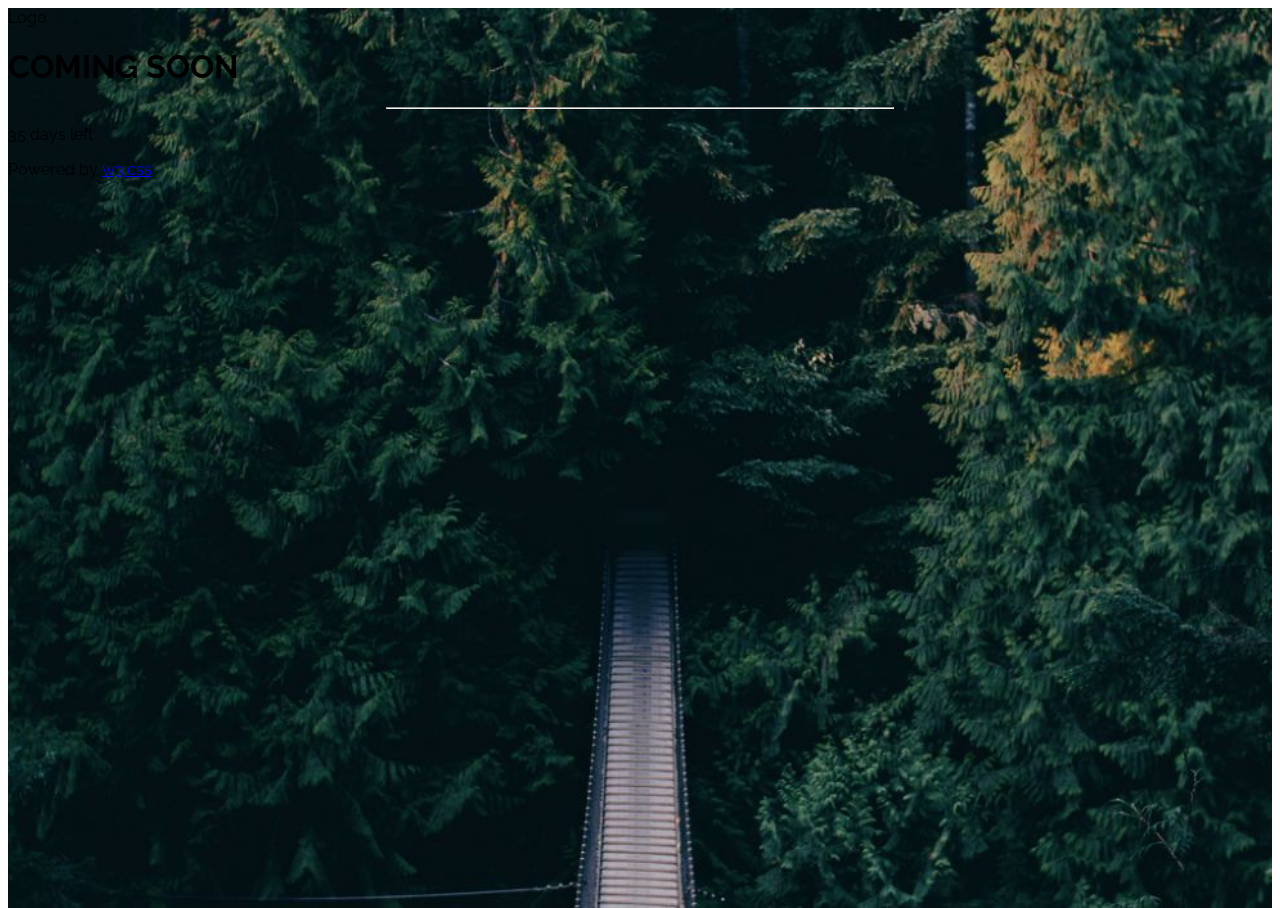
<file: ejerciciosconplantillas/index.html>
<!DOCTYPE html>
<html>
<head>
<title>W3.CSS Template</title>
<meta charset="UTF-8">
<meta name="viewport" content="width=device-width, initial-scale=1">
<link rel="stylesheet" href="https://www.w3schools.com/w3css/5/w3.css">
<link rel="stylesheet" href="https://fonts.googleapis.com/css?family=Raleway">
<style>
body,h1 {font-family: "Raleway", sans-serif}
body, html {height: 100%}
.bgimg {
  background-image: url('imagenes/forestbridge.jpg');
  min-height: 100%;
  background-position: center;
  background-size: cover;
}
</style>
</head>
<body>

<div class="bgimg w3-display-container w3-animate-opacity w3-text-white">
  <div class="w3-display-topleft w3-padding-large w3-xlarge">
    Logo
  </div>
  <div class="w3-display-middle">
    <h1 class="w3-jumbo w3-animate-top">COMING SOON</h1>
    <hr class="w3-border-grey" style="margin:auto;width:40%">
    <p class="w3-large w3-center">35 days left</p>
  </div>
  <div class="w3-display-bottomleft w3-padding-large">
    Powered by <a href="https://mireialoboecar-code.github.io/mireialoboecar-code/ejerciciosconplantillas/secundaria04.html" target="_blank">w3.css</a>
  </div>
</div>

</body>
</html>
</file>
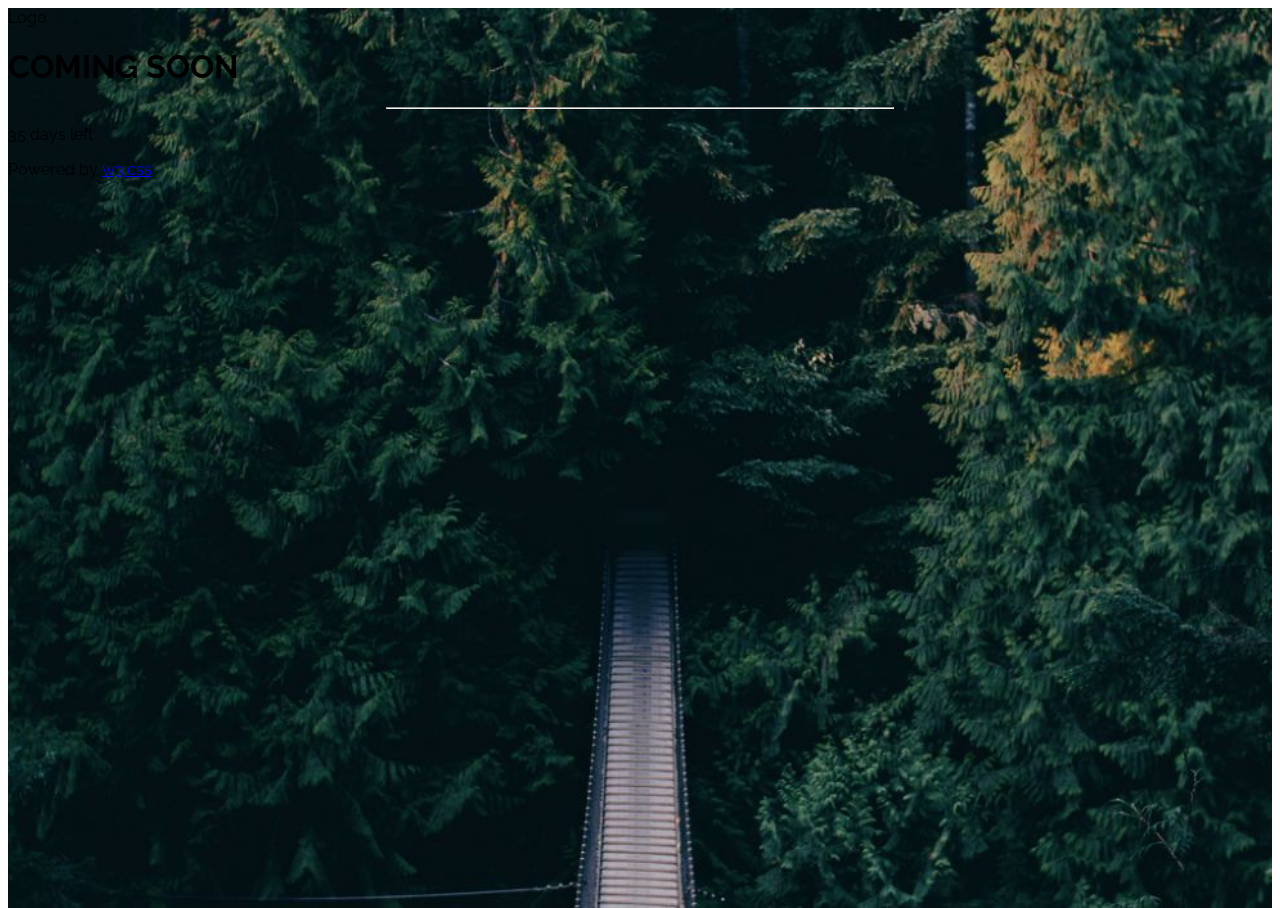
<file: ejerciciosconplantillas/index01.html>
<!DOCTYPE html>
<html>
<head>
<title>W3.CSS Template</title>
<meta charset="UTF-8">
<meta name="viewport" content="width=device-width, initial-scale=1">
<link rel="stylesheet" href="https://www.w3schools.com/w3css/5/w3.css">
<link rel="stylesheet" href="https://fonts.googleapis.com/css?family=Raleway">
<style>
body,h1 {font-family: "Raleway", sans-serif}
body, html {height: 100%}
.bgimg {
  background-image: url('imagenes/forestbridge.jpg');
  min-height: 100%;
  background-position: center;
  background-size: cover;
}
</style>
</head>
<body>

<div class="bgimg w3-display-container w3-animate-opacity w3-text-white">
  <div class="w3-display-topleft w3-padding-large w3-xlarge">
    Logo
  </div>
  <div class="w3-display-middle">
    <h1 class="w3-jumbo w3-animate-top">COMING SOON</h1>
    <hr class="w3-border-grey" style="margin:auto;width:40%">
    <p class="w3-large w3-center">35 days left</p>
  </div>
  <div class="w3-display-bottomleft w3-padding-large">
    Powered by <a href="https://www.w3schools.com/w3css/default.asp" target="_blank">w3.css</a>
  </div>
</div>

</body>
</html>
</file>
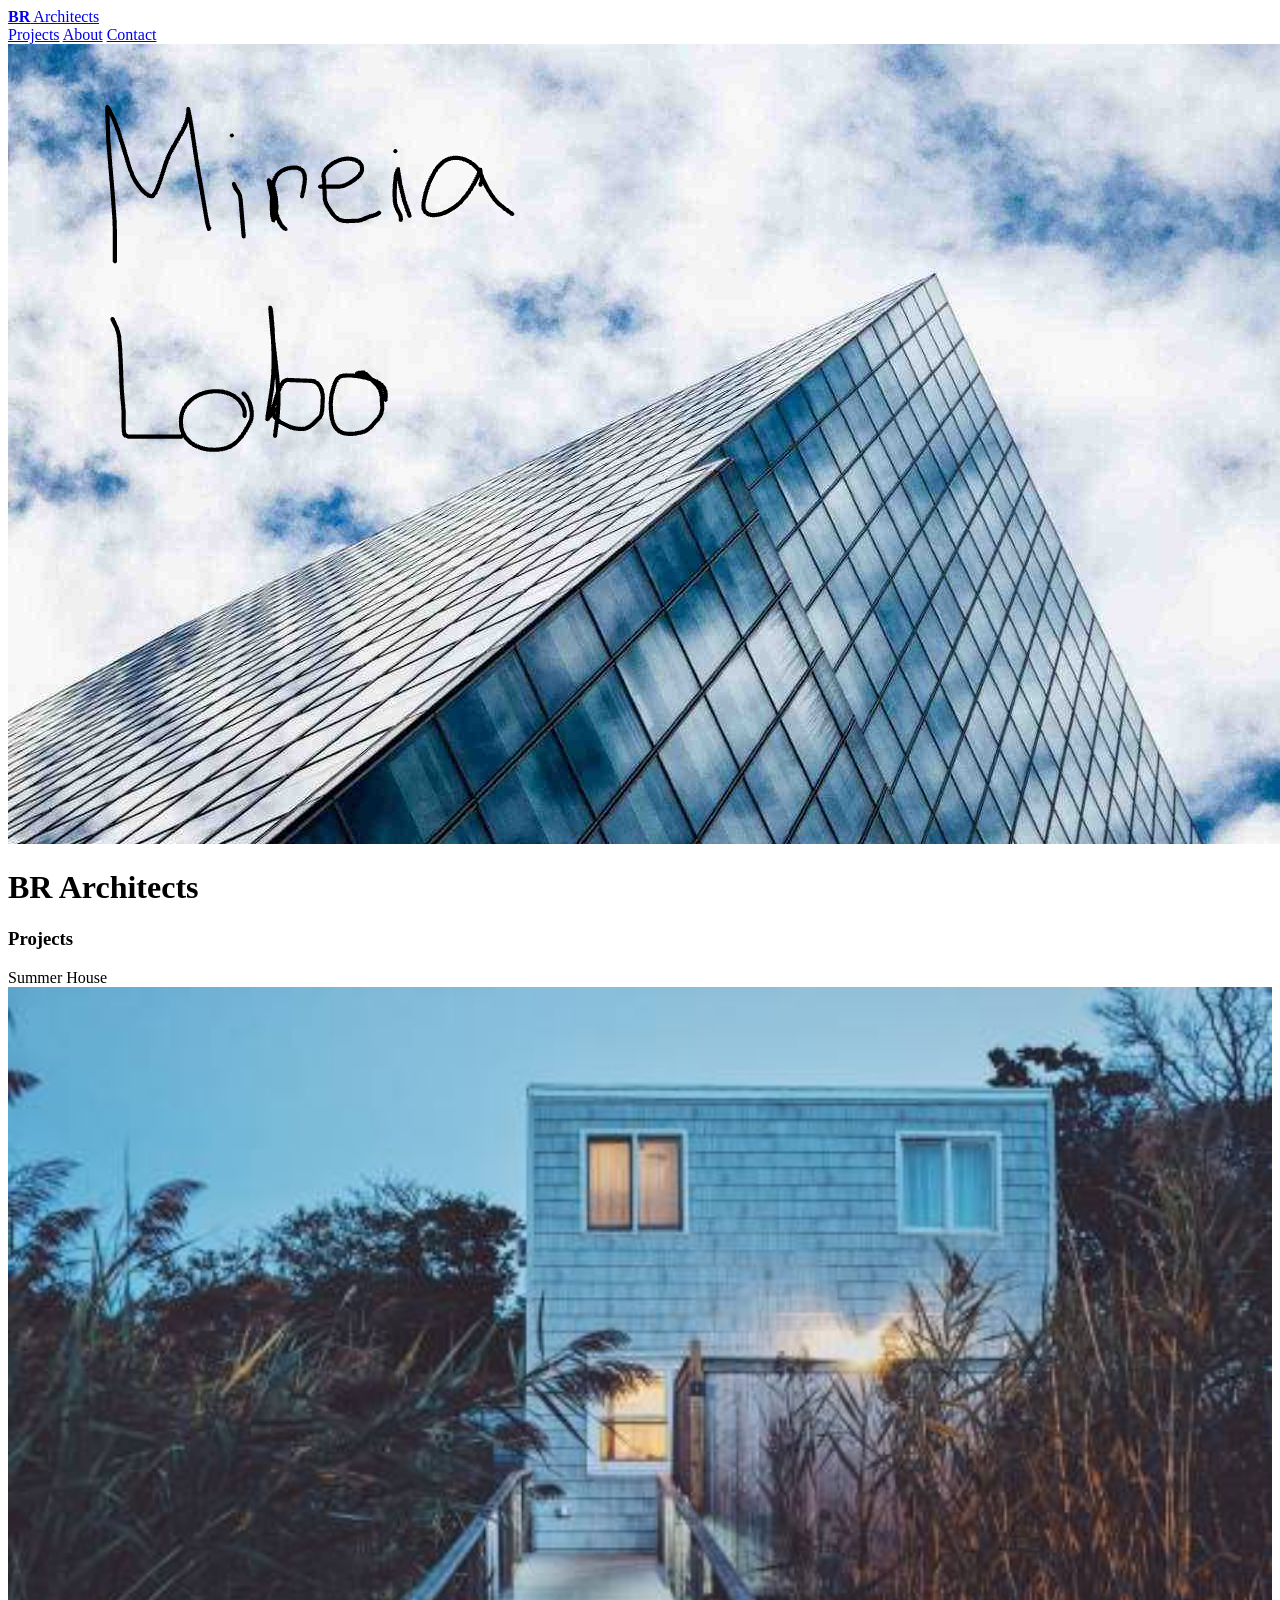
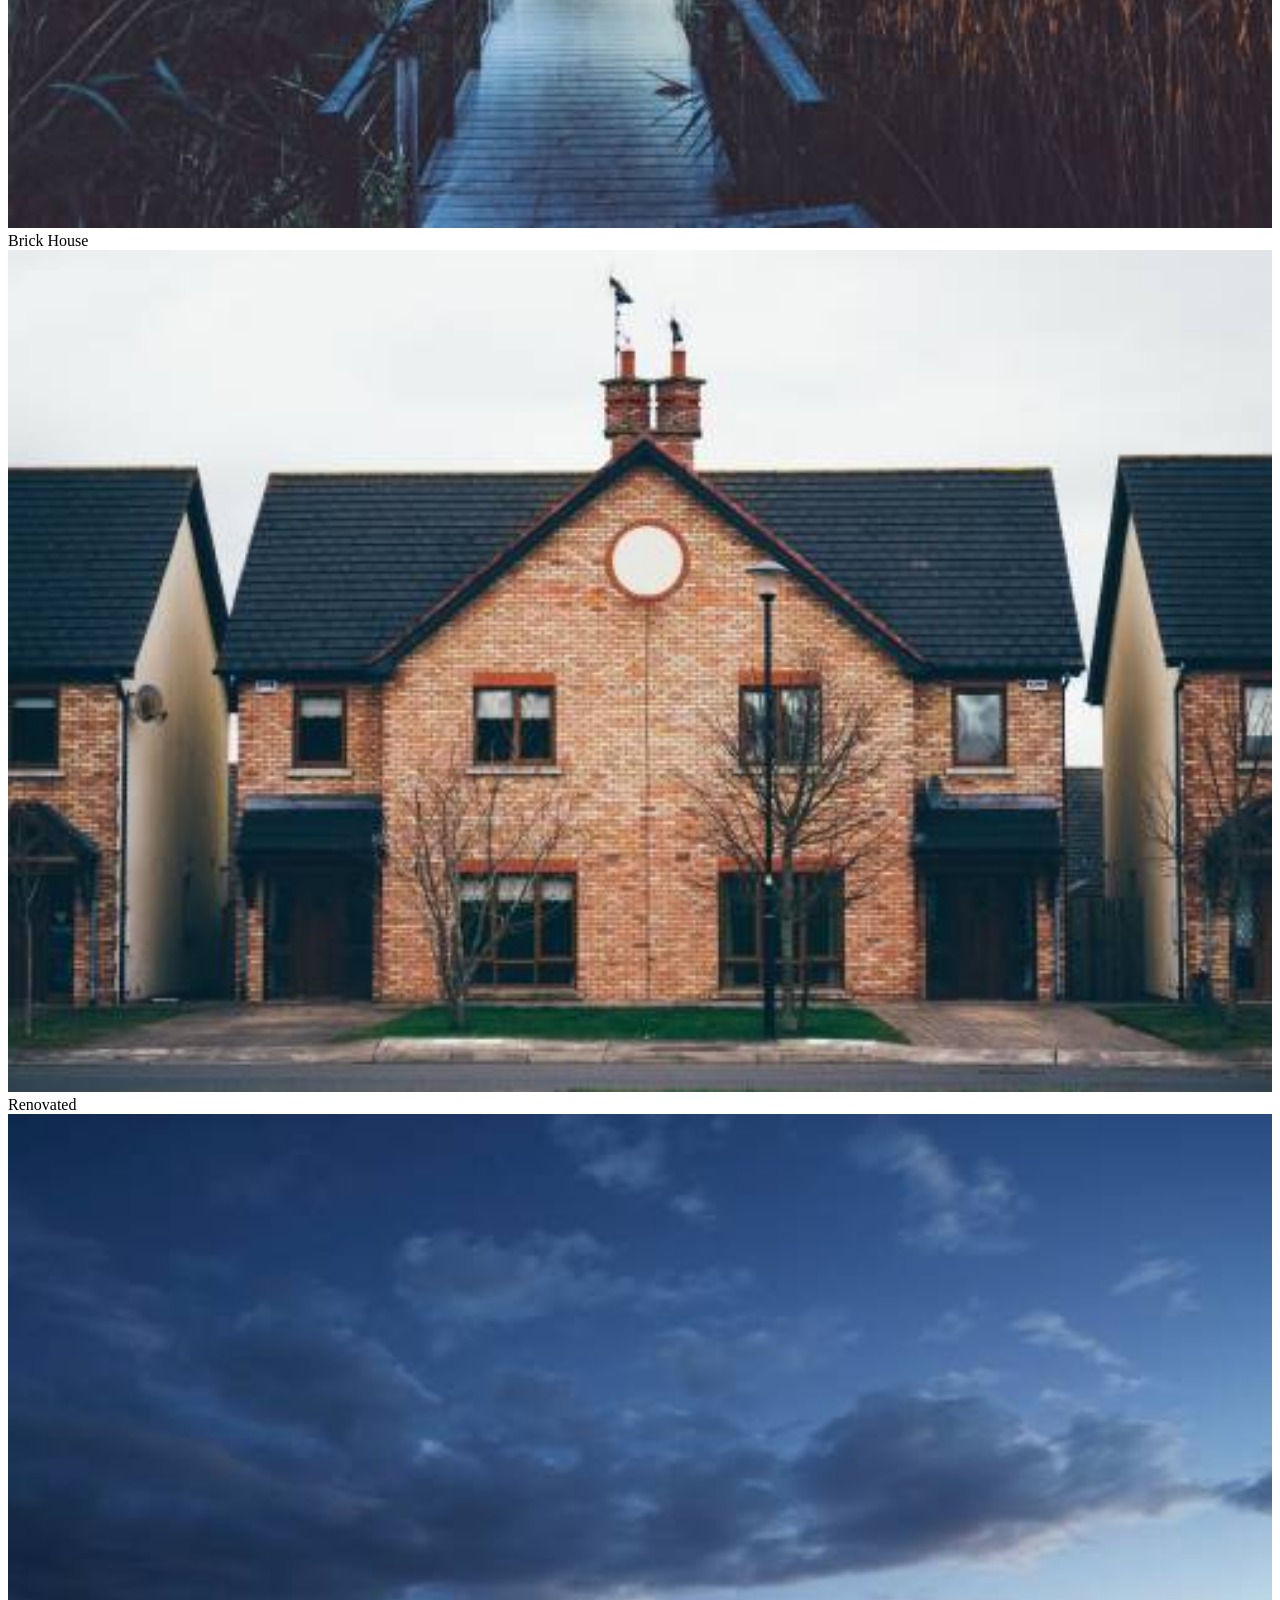
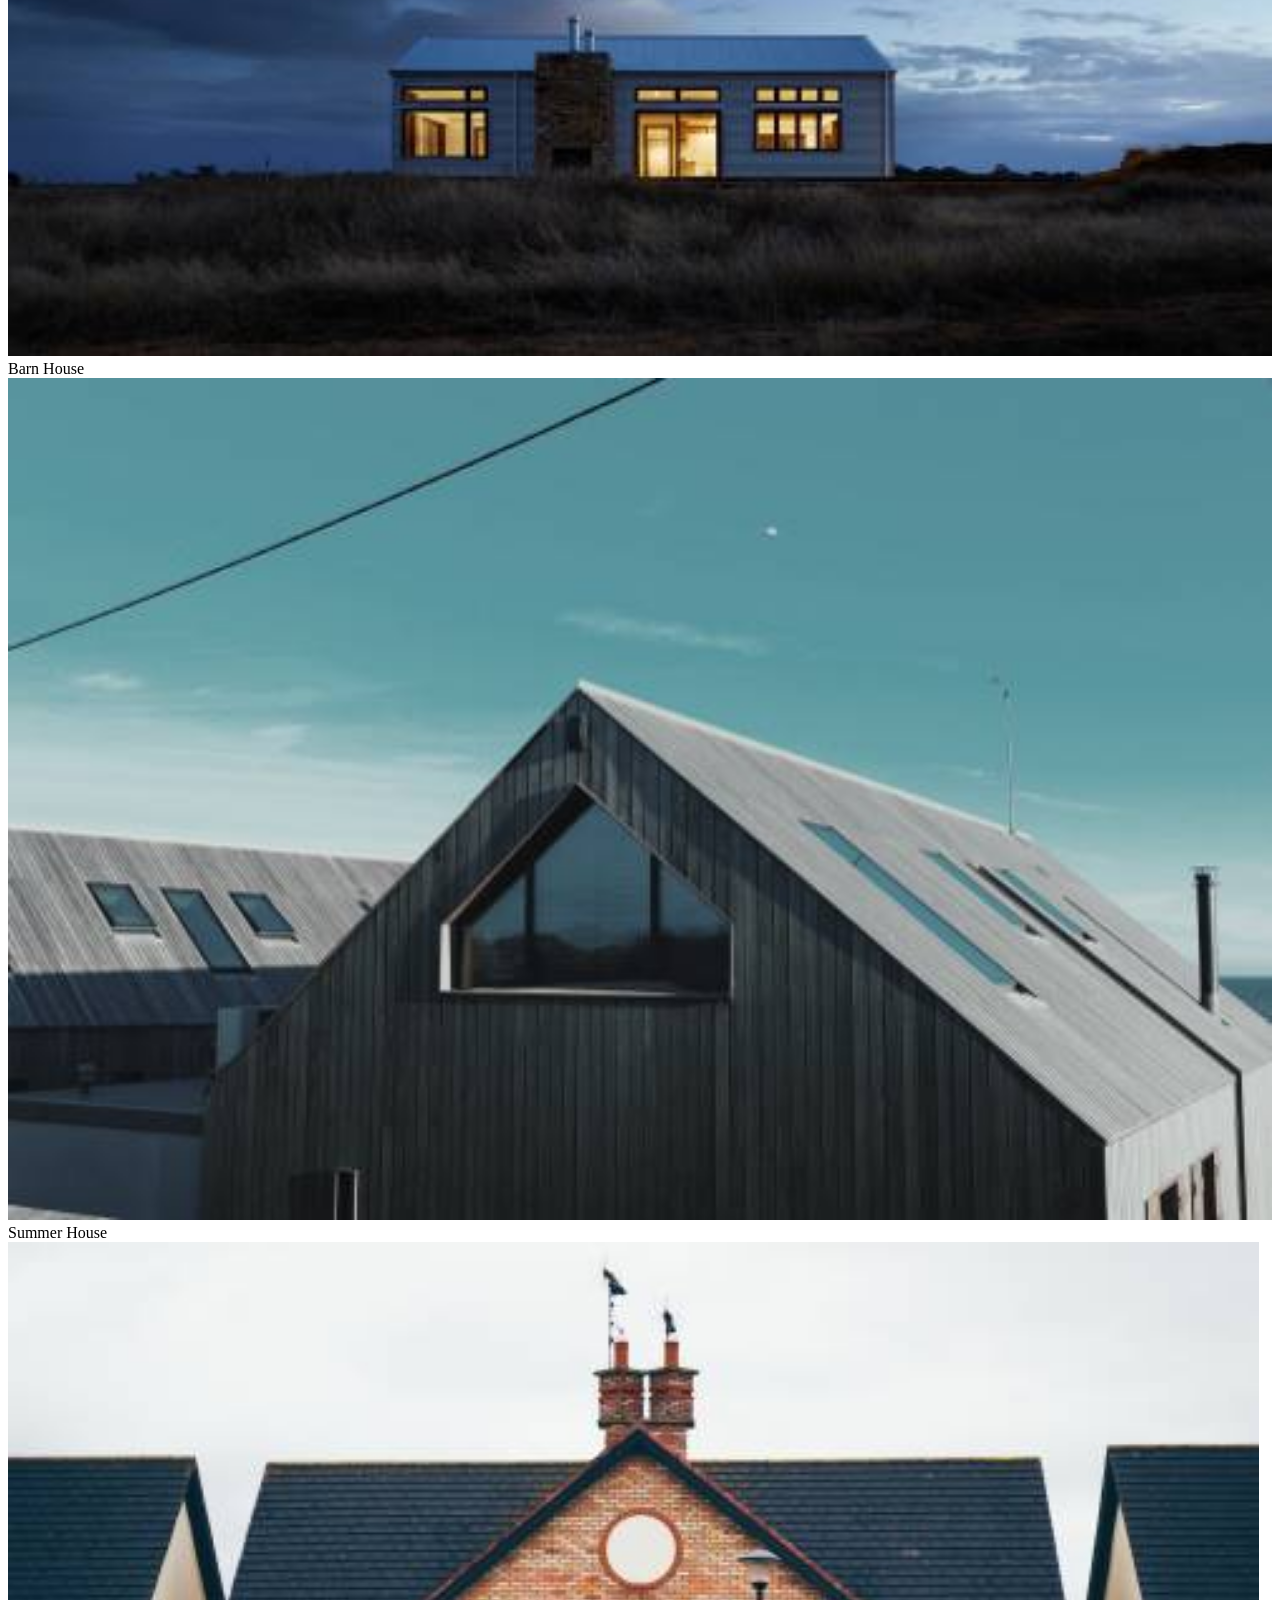
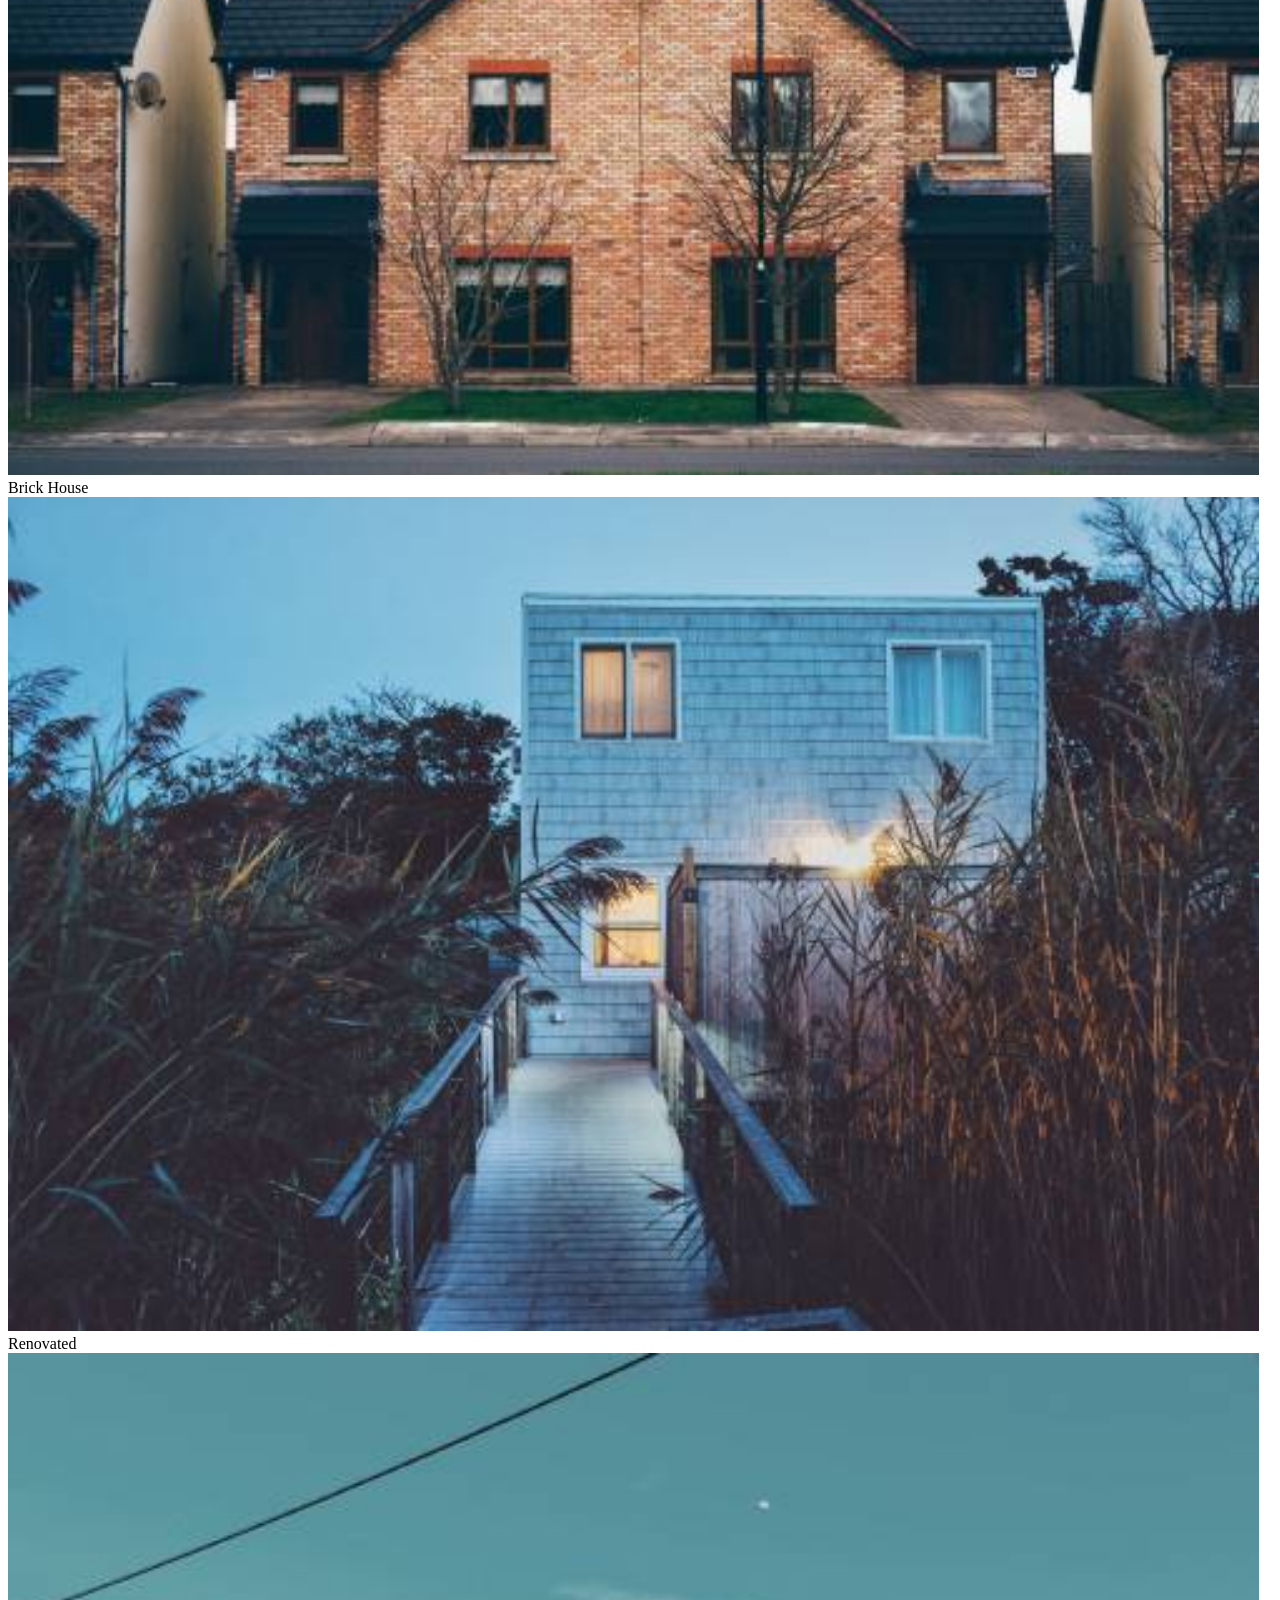
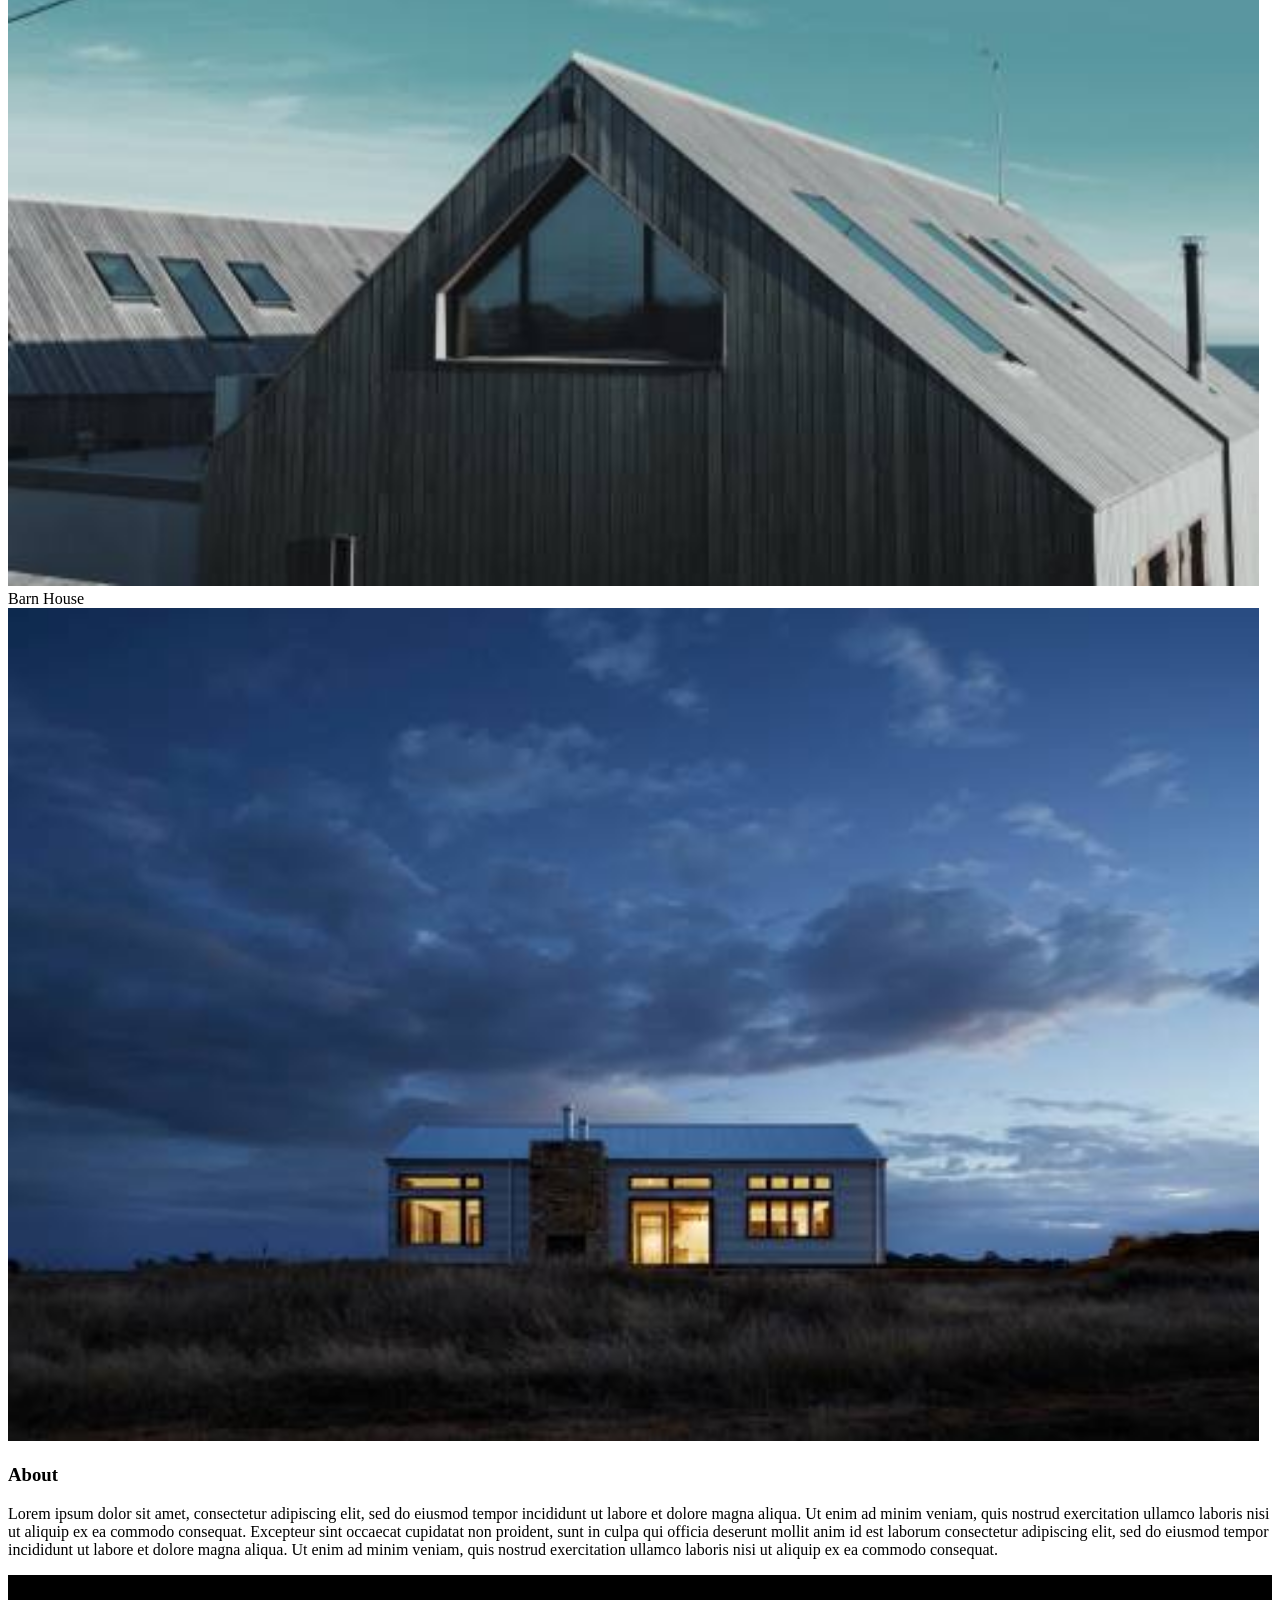
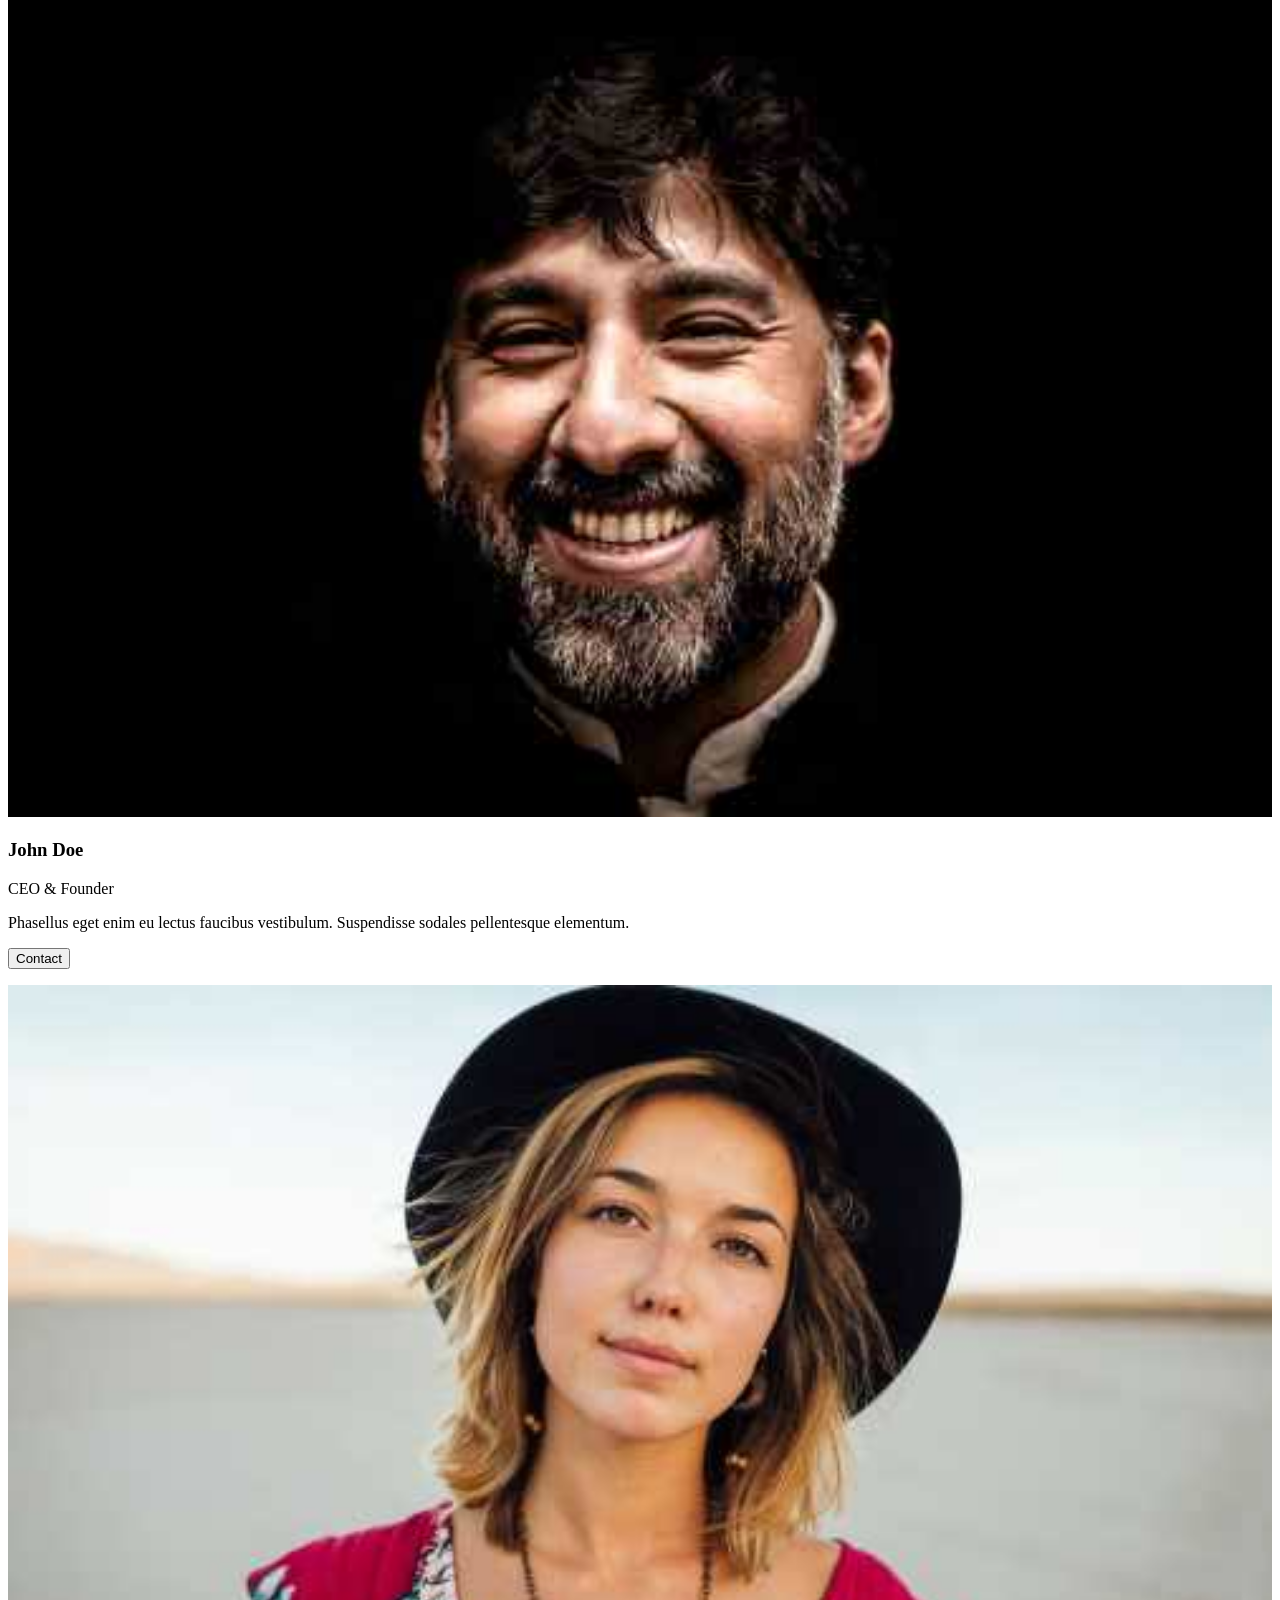
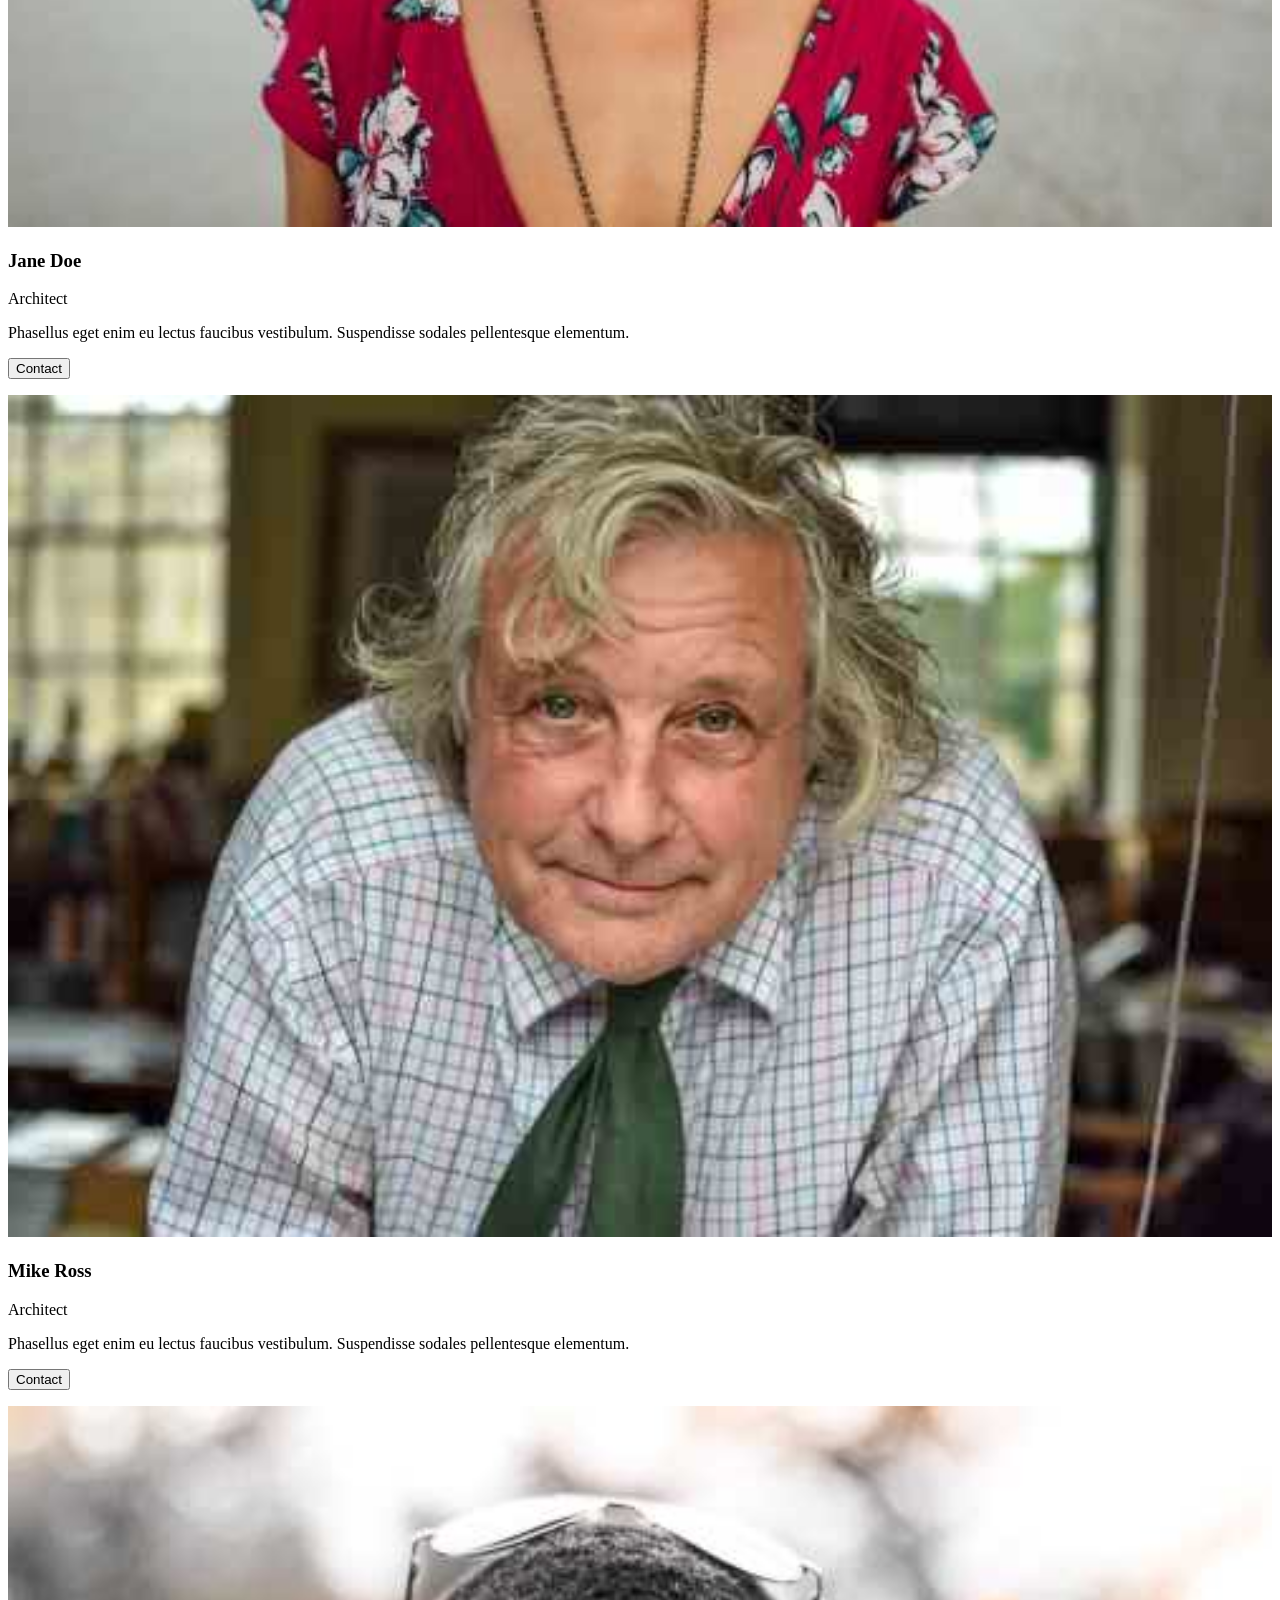
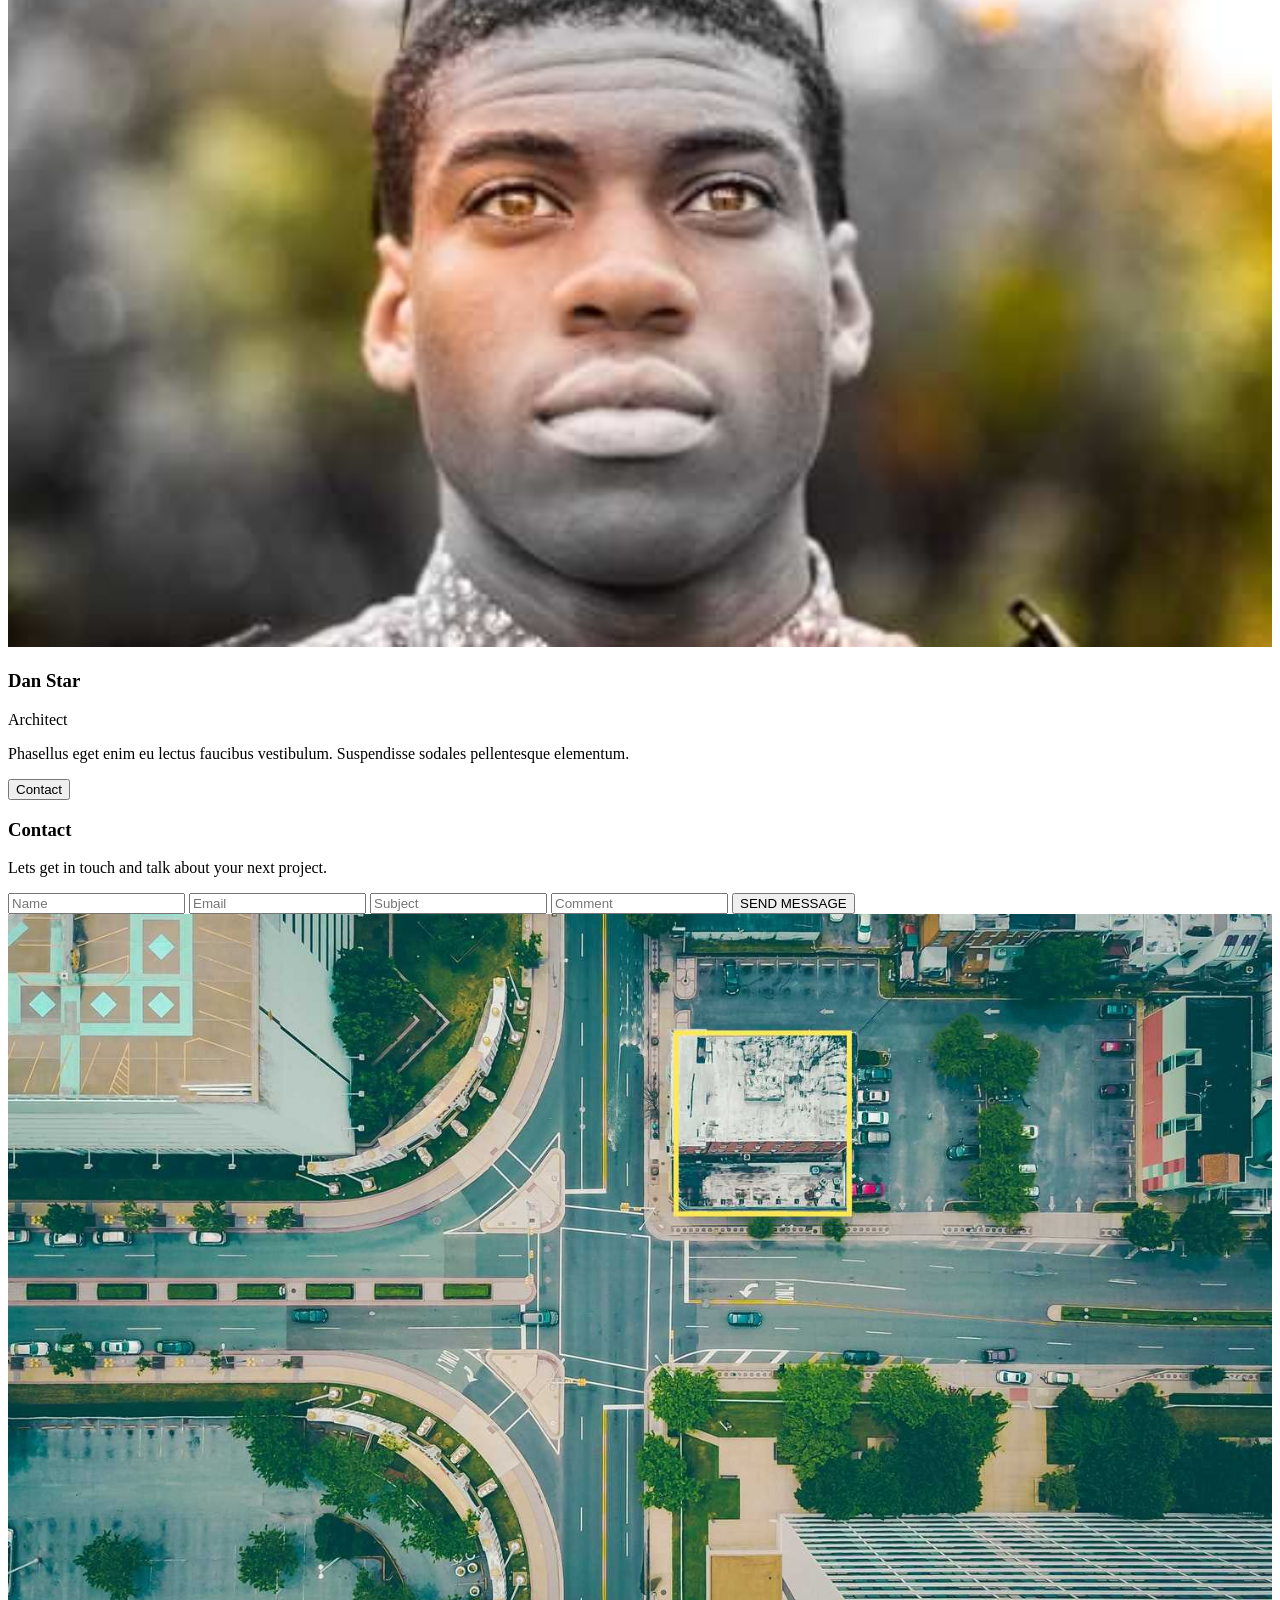
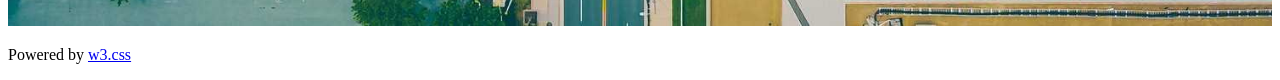
<file: ejerciciosconplantillas/secundaria02.html>
<!DOCTYPE html>
<html>
<head>
<title>W3.CSS Template</title>
<meta charset="UTF-8">
<meta name="viewport" content="width=device-width, initial-scale=1">
<link rel="stylesheet" href="https://www.w3schools.com/w3css/5/w3.css">
</head>
<body>

<!-- Navbar (sit on top) -->
<div class="w3-top">
  <div class="w3-bar w3-white w3-wide w3-padding w3-card">
    <a href="#home" class="w3-bar-item w3-button"><b>BR</b> Architects</a>
    <!-- Float links to the right. Hide them on small screens -->
    <div class="w3-right w3-hide-small">
      <a href="#projects" class="w3-bar-item w3-button">Projects</a>
      <a href="#about" class="w3-bar-item w3-button">About</a>
      <a href="#contact" class="w3-bar-item w3-button">Contact</a>
    </div>
  </div>
</div>

<!-- Header -->
<header class="w3-display-container w3-content w3-wide" style="max-width:1500px;" id="home">
  <img class="w3-image" src="imagenes/architect.jpg" alt="Architecture" width="1500" height="800">
  <div class="w3-display-middle w3-margin-top w3-center">
    <h1 class="w3-xxlarge w3-text-white"><span class="w3-padding w3-black w3-opacity-min"><b>BR</b></span> <span class="w3-hide-small w3-text-light-grey">Architects</span></h1>
  </div>
</header>

<!-- Page content -->
<div class="w3-content w3-padding" style="max-width:1564px">

  <!-- Project Section -->
  <div class="w3-container w3-padding-32" id="projects">
    <h3 class="w3-border-bottom w3-border-light-grey w3-padding-16">Projects</h3>
  </div>

  <div class="w3-row-padding">
    <div class="w3-col l3 m6 w3-margin-bottom">
      <div class="w3-display-container">
        <div class="w3-display-topleft w3-black w3-padding">Summer House</div>
        <img src="imagenes/house5.jpg" alt="House" style="width:100%">
      </div>
    </div>
    <div class="w3-col l3 m6 w3-margin-bottom">
      <div class="w3-display-container">
        <div class="w3-display-topleft w3-black w3-padding">Brick House</div>
        <img src="imagenes/house2.jpg" alt="House" style="width:100%">
      </div>
    </div>
    <div class="w3-col l3 m6 w3-margin-bottom">
      <div class="w3-display-container">
        <div class="w3-display-topleft w3-black w3-padding">Renovated</div>
        <img src="imagenes/house3.jpg" alt="House" style="width:100%">
      </div>
    </div>
    <div class="w3-col l3 m6 w3-margin-bottom">
      <div class="w3-display-container">
        <div class="w3-display-topleft w3-black w3-padding">Barn House</div>
        <img src="imagenes/house4.jpg" alt="House" style="width:100%">
      </div>
    </div>
  </div>

  <div class="w3-row-padding">
    <div class="w3-col l3 m6 w3-margin-bottom">
      <div class="w3-display-container">
        <div class="w3-display-topleft w3-black w3-padding">Summer House</div>
        <img src="imagenes/house2.jpg" alt="House" style="width:99%">
      </div>
    </div>
    <div class="w3-col l3 m6 w3-margin-bottom">
      <div class="w3-display-container">
        <div class="w3-display-topleft w3-black w3-padding">Brick House</div>
        <img src="imagenes/house5.jpg" alt="House" style="width:99%">
      </div>
    </div>
    <div class="w3-col l3 m6 w3-margin-bottom">
      <div class="w3-display-container">
        <div class="w3-display-topleft w3-black w3-padding">Renovated</div>
        <img src="imagenes/house4.jpg" alt="House" style="width:99%">
      </div>
    </div>
    <div class="w3-col l3 m6 w3-margin-bottom">
      <div class="w3-display-container">
        <div class="w3-display-topleft w3-black w3-padding">Barn House</div>
        <img src="imagenes/house3.jpg" alt="House" style="width:99%">
      </div>
    </div>
  </div>

  <!-- About Section -->
  <div class="w3-container w3-padding-32" id="about">
    <h3 class="w3-border-bottom w3-border-light-grey w3-padding-16">About</h3>
    <p>Lorem ipsum dolor sit amet, consectetur adipiscing elit, sed do eiusmod tempor incididunt ut labore et dolore magna aliqua. Ut enim ad minim veniam, quis nostrud exercitation ullamco laboris nisi ut aliquip ex ea commodo consequat. Excepteur sint
      occaecat cupidatat non proident, sunt in culpa qui officia deserunt mollit anim id est laborum consectetur adipiscing elit, sed do eiusmod tempor incididunt ut labore et dolore magna aliqua. Ut enim ad minim veniam, quis nostrud exercitation ullamco
      laboris nisi ut aliquip ex ea commodo consequat.
    </p>
  </div>

  <div class="w3-row-padding w3-grayscale">
    <div class="w3-col l3 m6 w3-margin-bottom">
      <img src="imagenes/team2.jpg" alt="John" style="width:100%">
      <h3>John Doe</h3>
      <p class="w3-opacity">CEO & Founder</p>
      <p>Phasellus eget enim eu lectus faucibus vestibulum. Suspendisse sodales pellentesque elementum.</p>
      <p><button class="w3-button w3-light-grey w3-block">Contact</button></p>
    </div>
    <div class="w3-col l3 m6 w3-margin-bottom">
      <img src="imagenes/team1.jpg" alt="Jane" style="width:100%">
      <h3>Jane Doe</h3>
      <p class="w3-opacity">Architect</p>
      <p>Phasellus eget enim eu lectus faucibus vestibulum. Suspendisse sodales pellentesque elementum.</p>
      <p><button class="w3-button w3-light-grey w3-block">Contact</button></p>
    </div>
    <div class="w3-col l3 m6 w3-margin-bottom">
      <img src="imagenes/team3.jpg" alt="Mike" style="width:100%">
      <h3>Mike Ross</h3>
      <p class="w3-opacity">Architect</p>
      <p>Phasellus eget enim eu lectus faucibus vestibulum. Suspendisse sodales pellentesque elementum.</p>
      <p><button class="w3-button w3-light-grey w3-block">Contact</button></p>
    </div>
    <div class="w3-col l3 m6 w3-margin-bottom">
      <img src="imagenes/team4.jpg" alt="Dan" style="width:100%">
      <h3>Dan Star</h3>
      <p class="w3-opacity">Architect</p>
      <p>Phasellus eget enim eu lectus faucibus vestibulum. Suspendisse sodales pellentesque elementum.</p>
      <p><button class="w3-button w3-light-grey w3-block">Contact</button></p>
    </div>
  </div>

  <!-- Contact Section -->
  <div class="w3-container w3-padding-32" id="contact">
    <h3 class="w3-border-bottom w3-border-light-grey w3-padding-16">Contact</h3>
    <p>Lets get in touch and talk about your next project.</p>
    <form action="/action_page.php" target="_blank">
      <input class="w3-input w3-border" type="text" placeholder="Name" required name="Name">
      <input class="w3-input w3-section w3-border" type="text" placeholder="Email" required name="Email">
      <input class="w3-input w3-section w3-border" type="text" placeholder="Subject" required name="Subject">
      <input class="w3-input w3-section w3-border" type="text" placeholder="Comment" required name="Comment">
      <button class="w3-button w3-black w3-section" type="submit">
        <i class="fa fa-paper-plane"></i> SEND MESSAGE
      </button>
    </form>
  </div>
  
<!-- Image of location/map -->
<div class="w3-container">
  <img src="imagenes/map.jpg" class="w3-image" style="width:100%">
</div>

<!-- End page content -->
</div>


<!-- Footer -->
<footer class="w3-center w3-black w3-padding-16">
  <p>Powered by <a href="https://www.w3schools.com/w3css/default.asp" title="W3.CSS" target="_blank" class="w3-hover-text-green">w3.css</a></p>
</footer>

</body>
</html>
</file>
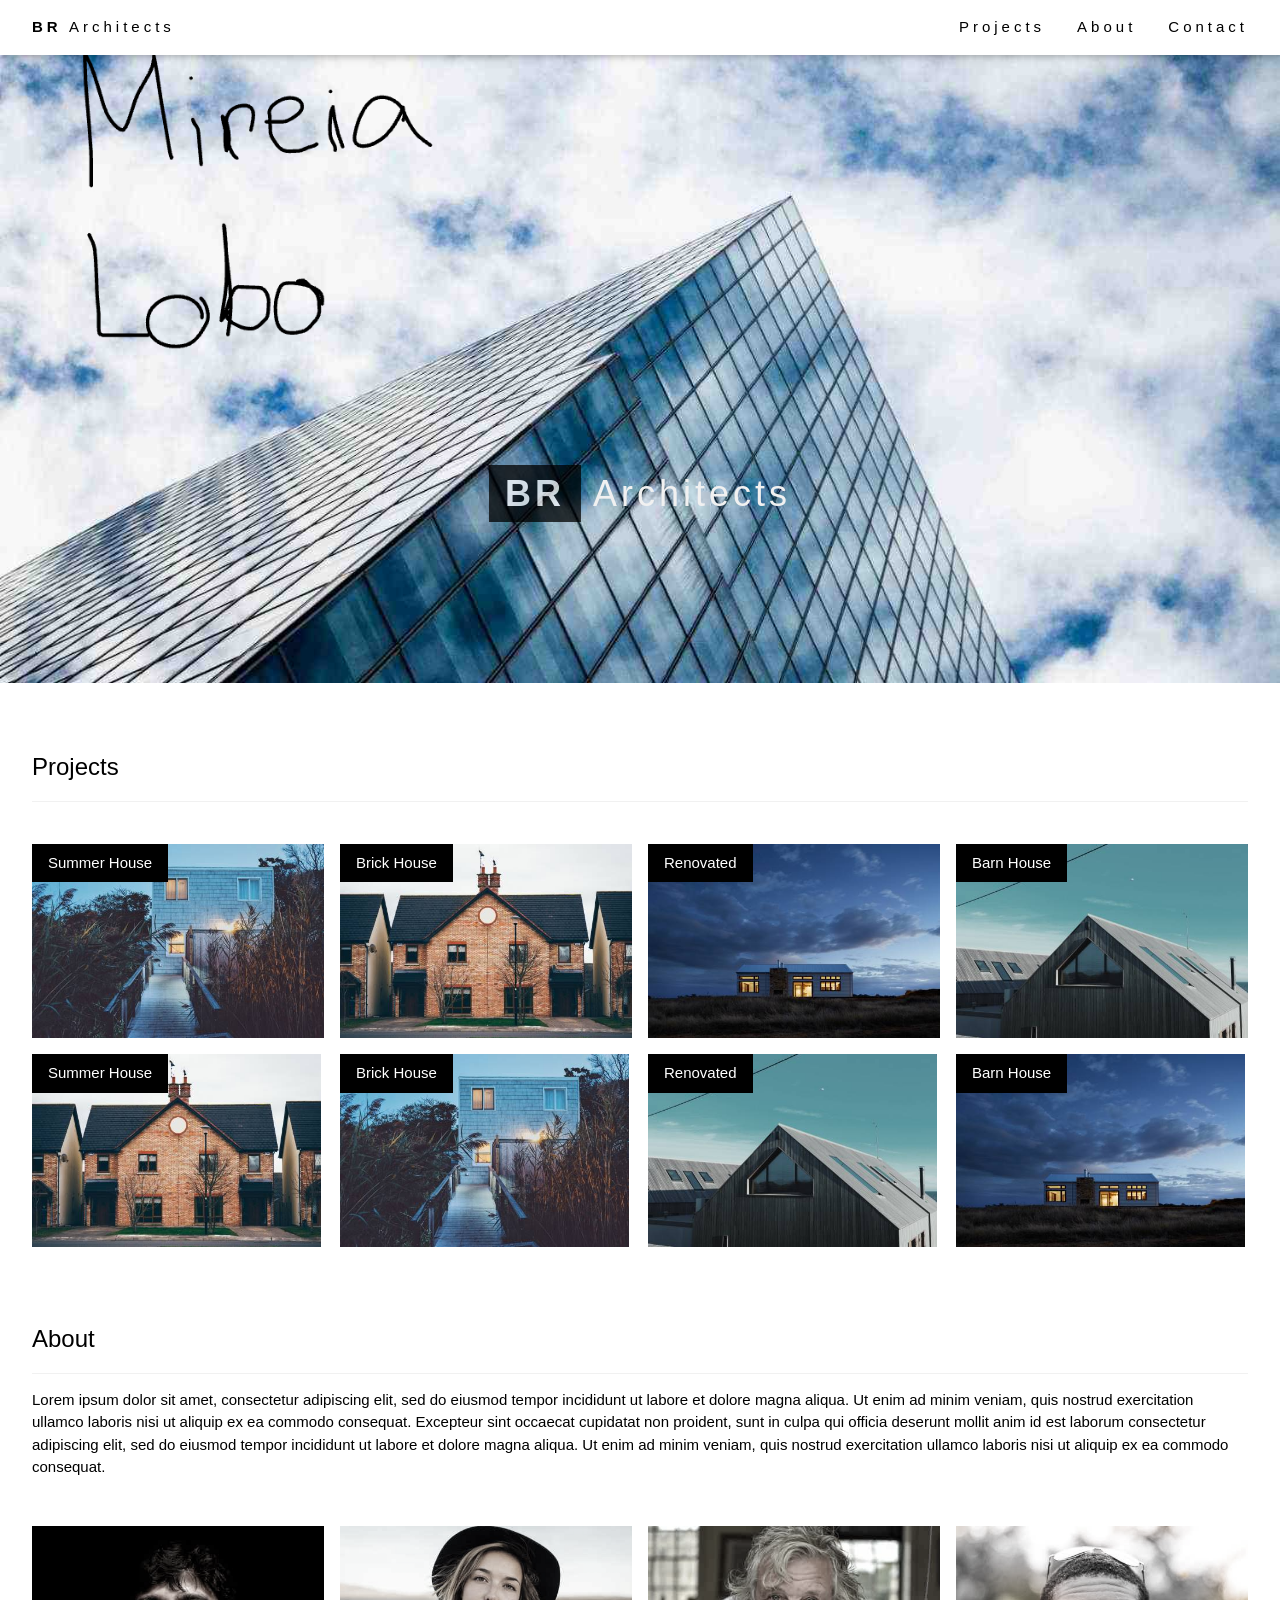
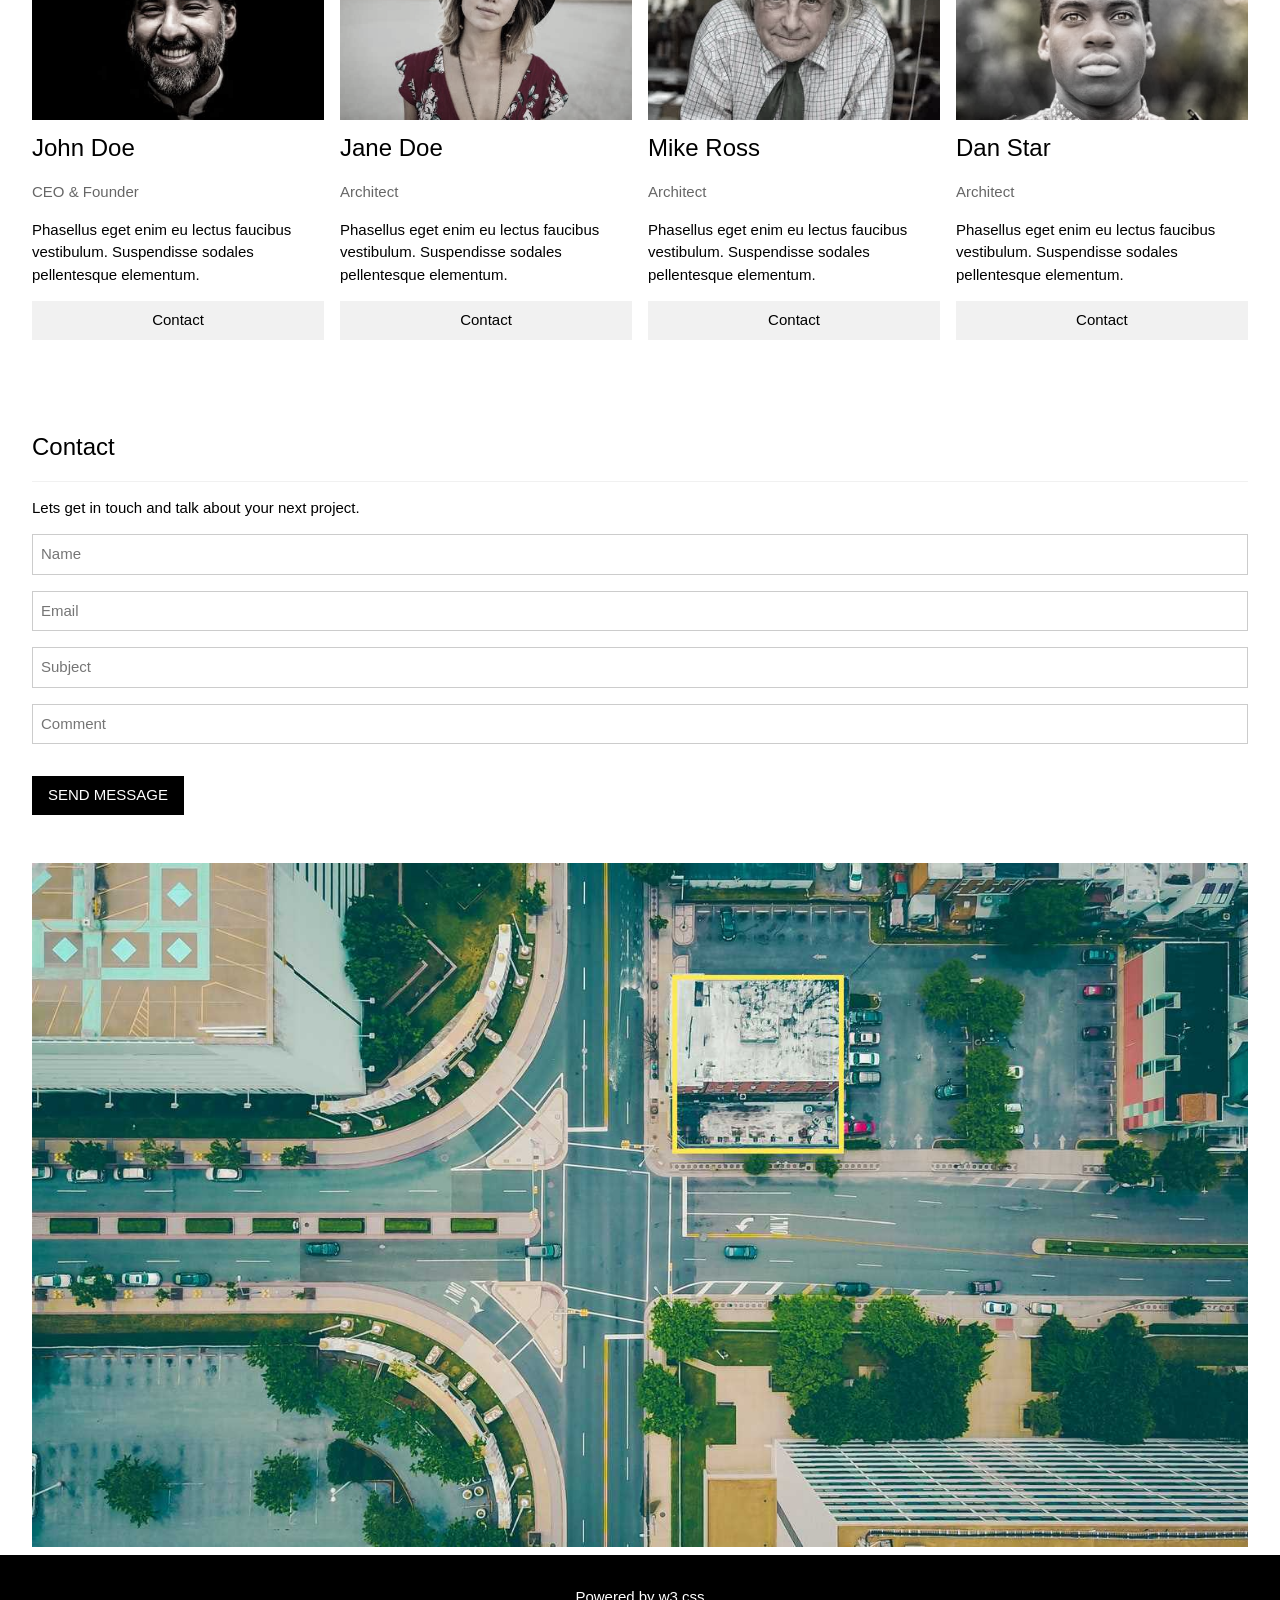
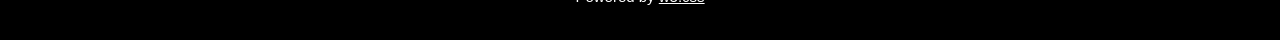
<file: ejerciciosconplantillas/secundaria03.html>
<!DOCTYPE html>
<html>
<head>
<title>W3.CSS Template</title>
<meta charset="UTF-8">
<meta name="viewport" content="width=device-width, initial-scale=1">
<link rel="stylesheet" href="hojasdeestilo/style.css">
</head>
<body>

<!-- Navbar (sit on top) -->
<div class="w3-top">
  <div class="w3-bar w3-white w3-wide w3-padding w3-card">
    <a href="#home" class="w3-bar-item w3-button"><b>BR</b> Architects</a>
    <!-- Float links to the right. Hide them on small screens -->
    <div class="w3-right w3-hide-small">
      <a href="#projects" class="w3-bar-item w3-button">Projects</a>
      <a href="#about" class="w3-bar-item w3-button">About</a>
      <a href="#contact" class="w3-bar-item w3-button">Contact</a>
    </div>
  </div>
</div>

<!-- Header -->
<header class="w3-display-container w3-content w3-wide" style="max-width:1500px;" id="home">
  <img class="w3-image" src="imagenes/architect.jpg" alt="Architecture" width="1500" height="800">
  <div class="w3-display-middle w3-margin-top w3-center">
    <h1 class="w3-xxlarge w3-text-white"><span class="w3-padding w3-black w3-opacity-min"><b>BR</b></span> <span class="w3-hide-small w3-text-light-grey">Architects</span></h1>
  </div>
</header>

<!-- Page content -->
<div class="w3-content w3-padding" style="max-width:1564px">

  <!-- Project Section -->
  <div class="w3-container w3-padding-32" id="projects">
    <h3 class="w3-border-bottom w3-border-light-grey w3-padding-16">Projects</h3>
  </div>

  <div class="w3-row-padding">
    <div class="w3-col l3 m6 w3-margin-bottom">
      <div class="w3-display-container">
        <div class="w3-display-topleft w3-black w3-padding">Summer House</div>
        <img src="imagenes/house5.jpg" alt="House" style="width:100%">
      </div>
    </div>
    <div class="w3-col l3 m6 w3-margin-bottom">
      <div class="w3-display-container">
        <div class="w3-display-topleft w3-black w3-padding">Brick House</div>
        <img src="imagenes/house2.jpg" alt="House" style="width:100%">
      </div>
    </div>
    <div class="w3-col l3 m6 w3-margin-bottom">
      <div class="w3-display-container">
        <div class="w3-display-topleft w3-black w3-padding">Renovated</div>
        <img src="imagenes/house3.jpg" alt="House" style="width:100%">
      </div>
    </div>
    <div class="w3-col l3 m6 w3-margin-bottom">
      <div class="w3-display-container">
        <div class="w3-display-topleft w3-black w3-padding">Barn House</div>
        <img src="imagenes/house4.jpg" alt="House" style="width:100%">
      </div>
    </div>
  </div>

  <div class="w3-row-padding">
    <div class="w3-col l3 m6 w3-margin-bottom">
      <div class="w3-display-container">
        <div class="w3-display-topleft w3-black w3-padding">Summer House</div>
        <img src="imagenes/house2.jpg" alt="House" style="width:99%">
      </div>
    </div>
    <div class="w3-col l3 m6 w3-margin-bottom">
      <div class="w3-display-container">
        <div class="w3-display-topleft w3-black w3-padding">Brick House</div>
        <img src="imagenes/house5.jpg" alt="House" style="width:99%">
      </div>
    </div>
    <div class="w3-col l3 m6 w3-margin-bottom">
      <div class="w3-display-container">
        <div class="w3-display-topleft w3-black w3-padding">Renovated</div>
        <img src="imagenes/house4.jpg" alt="House" style="width:99%">
      </div>
    </div>
    <div class="w3-col l3 m6 w3-margin-bottom">
      <div class="w3-display-container">
        <div class="w3-display-topleft w3-black w3-padding">Barn House</div>
        <img src="imagenes/house3.jpg" alt="House" style="width:99%">
      </div>
    </div>
  </div>

  <!-- About Section -->
  <div class="w3-container w3-padding-32" id="about">
    <h3 class="w3-border-bottom w3-border-light-grey w3-padding-16">About</h3>
    <p>Lorem ipsum dolor sit amet, consectetur adipiscing elit, sed do eiusmod tempor incididunt ut labore et dolore magna aliqua. Ut enim ad minim veniam, quis nostrud exercitation ullamco laboris nisi ut aliquip ex ea commodo consequat. Excepteur sint
      occaecat cupidatat non proident, sunt in culpa qui officia deserunt mollit anim id est laborum consectetur adipiscing elit, sed do eiusmod tempor incididunt ut labore et dolore magna aliqua. Ut enim ad minim veniam, quis nostrud exercitation ullamco
      laboris nisi ut aliquip ex ea commodo consequat.
    </p>
  </div>

  <div class="w3-row-padding w3-grayscale">
    <div class="w3-col l3 m6 w3-margin-bottom">
      <img src="imagenes/team2.jpg" alt="John" style="width:100%">
      <h3>John Doe</h3>
      <p class="w3-opacity">CEO & Founder</p>
      <p>Phasellus eget enim eu lectus faucibus vestibulum. Suspendisse sodales pellentesque elementum.</p>
      <p><button class="w3-button w3-light-grey w3-block">Contact</button></p>
    </div>
    <div class="w3-col l3 m6 w3-margin-bottom">
      <img src="imagenes/team1.jpg" alt="Jane" style="width:100%">
      <h3>Jane Doe</h3>
      <p class="w3-opacity">Architect</p>
      <p>Phasellus eget enim eu lectus faucibus vestibulum. Suspendisse sodales pellentesque elementum.</p>
      <p><button class="w3-button w3-light-grey w3-block">Contact</button></p>
    </div>
    <div class="w3-col l3 m6 w3-margin-bottom">
      <img src="imagenes/team3.jpg" alt="Mike" style="width:100%">
      <h3>Mike Ross</h3>
      <p class="w3-opacity">Architect</p>
      <p>Phasellus eget enim eu lectus faucibus vestibulum. Suspendisse sodales pellentesque elementum.</p>
      <p><button class="w3-button w3-light-grey w3-block">Contact</button></p>
    </div>
    <div class="w3-col l3 m6 w3-margin-bottom">
      <img src="imagenes/team4.jpg" alt="Dan" style="width:100%">
      <h3>Dan Star</h3>
      <p class="w3-opacity">Architect</p>
      <p>Phasellus eget enim eu lectus faucibus vestibulum. Suspendisse sodales pellentesque elementum.</p>
      <p><button class="w3-button w3-light-grey w3-block">Contact</button></p>
    </div>
  </div>

  <!-- Contact Section -->
  <div class="w3-container w3-padding-32" id="contact">
    <h3 class="w3-border-bottom w3-border-light-grey w3-padding-16">Contact</h3>
    <p>Lets get in touch and talk about your next project.</p>
    <form action="/action_page.php" target="_blank">
      <input class="w3-input w3-border" type="text" placeholder="Name" required name="Name">
      <input class="w3-input w3-section w3-border" type="text" placeholder="Email" required name="Email">
      <input class="w3-input w3-section w3-border" type="text" placeholder="Subject" required name="Subject">
      <input class="w3-input w3-section w3-border" type="text" placeholder="Comment" required name="Comment">
      <button class="w3-button w3-black w3-section" type="submit">
        <i class="fa fa-paper-plane"></i> SEND MESSAGE
      </button>
    </form>
  </div>
  
<!-- Image of location/map -->
<div class="w3-container">
  <img src="imagenes/map.jpg" class="w3-image" style="width:100%">
</div>

<!-- End page content -->
</div>


<!-- Footer -->
<footer class="w3-center w3-black w3-padding-16">
  <p>Powered by <a href="https://www.w3schools.com/w3css/default.asp" title="W3.CSS" target="_blank" class="w3-hover-text-green">w3.css</a></p>
</footer>

</body>
</html>
</file>
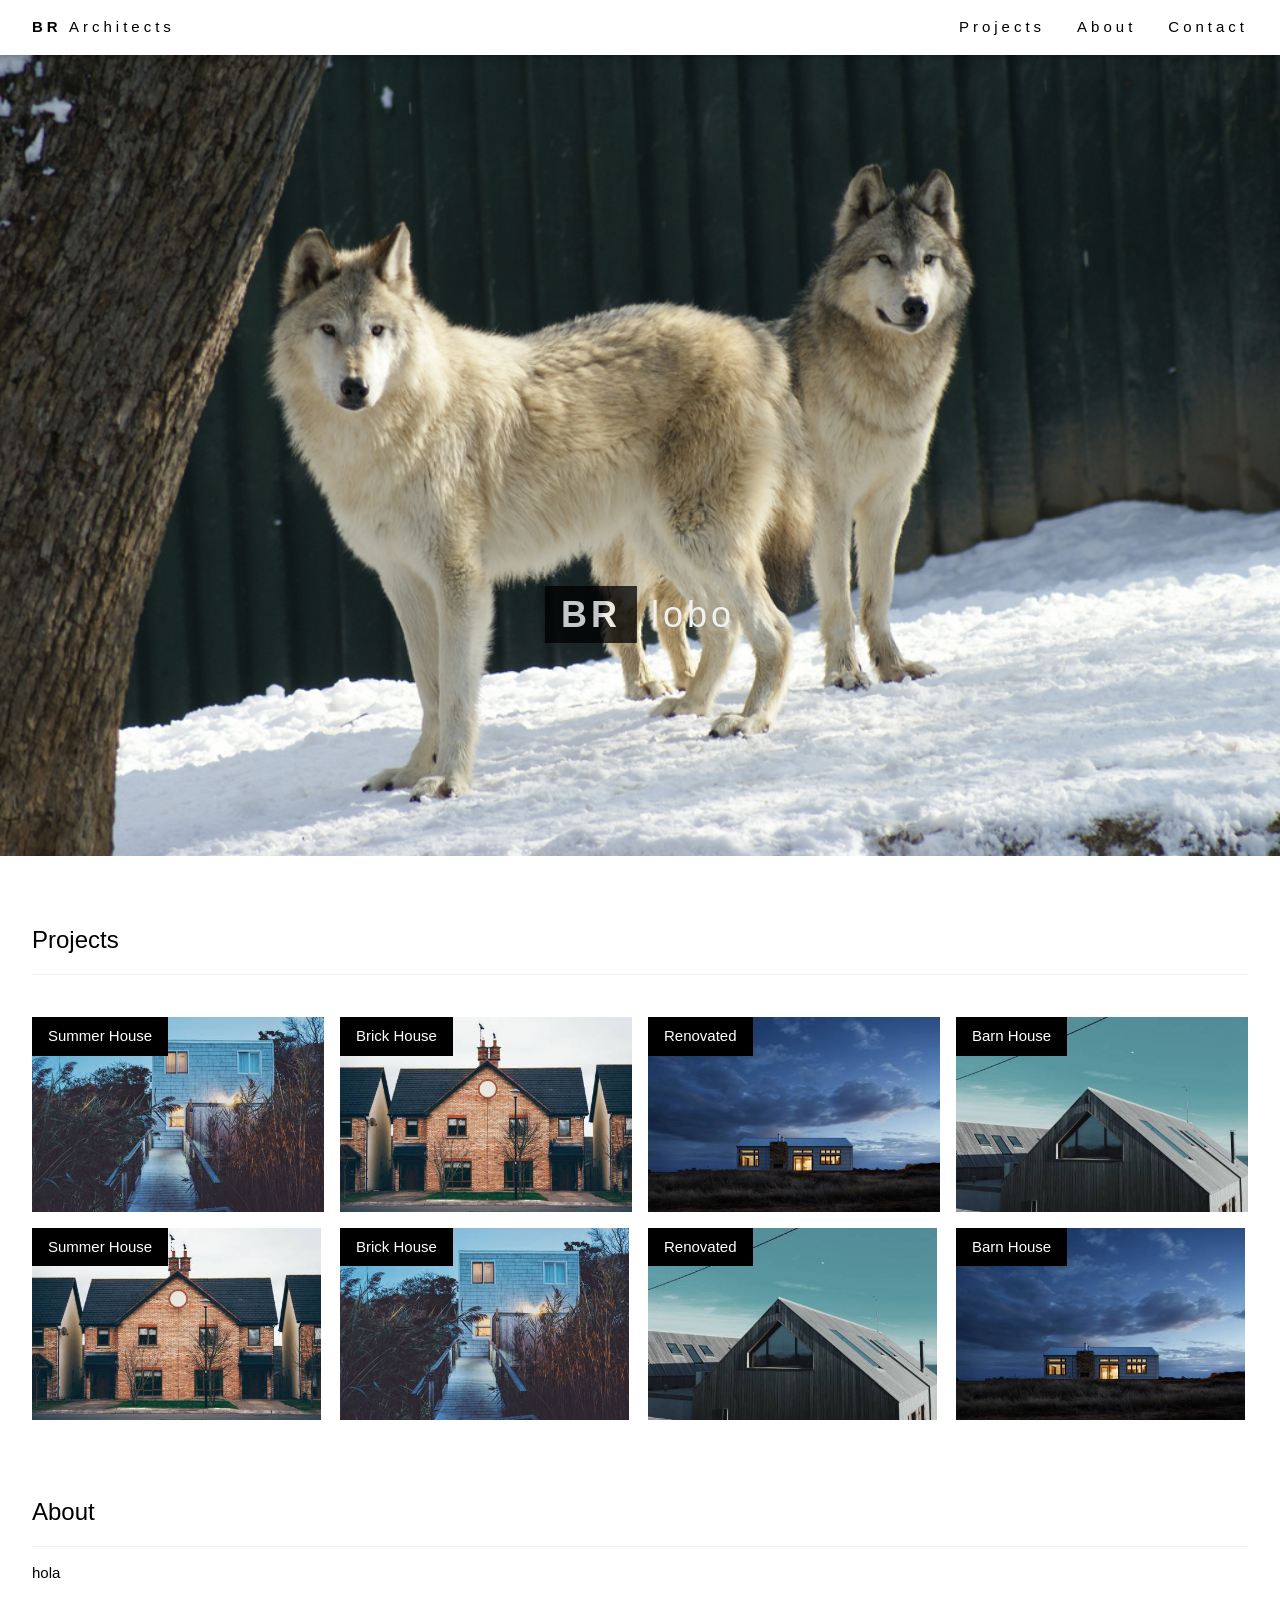
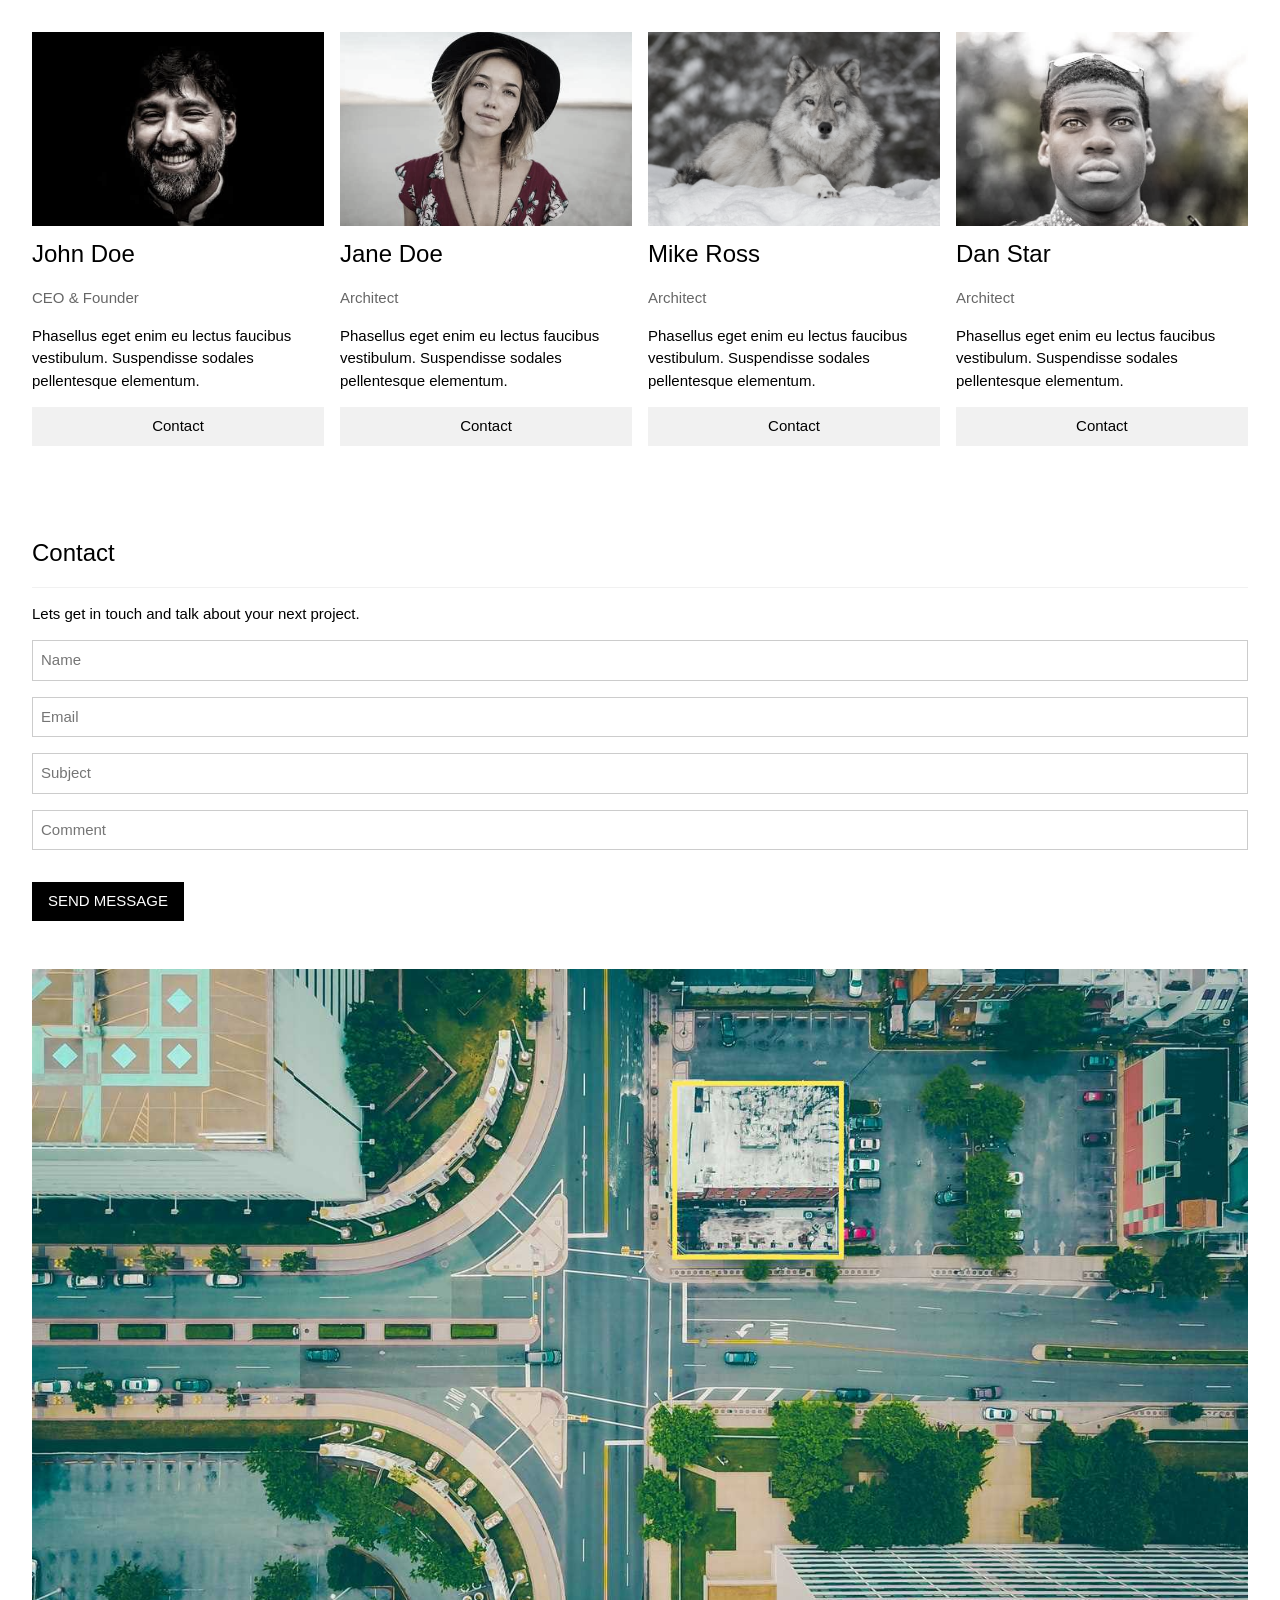
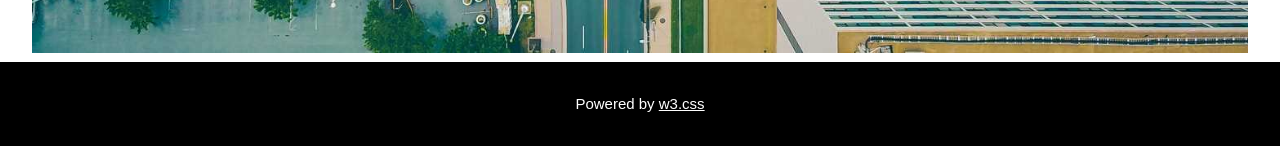
<file: ejerciciosconplantillas/secundaria04.html>
<!DOCTYPE html>
<html>
<head>
<title>W3.CSS Template</title>
<meta charset="UTF-8">
<meta name="viewport" content="width=device-width, initial-scale=1">
<link rel="stylesheet" href="hojasdeestilo/style.css">
</head>
<body>

<!-- Navbar (sit on top) -->
<div class="w3-top">
  <div class="w3-bar w3-white w3-wide w3-padding w3-card">
    <a href="#home" class="w3-bar-item w3-button"><b>BR</b> Architects</a>
    <!-- Float links to the right. Hide them on small screens -->
    <div class="w3-right w3-hide-small">
      <a href="#projects" class="w3-bar-item w3-button">Projects</a>
      <a href="#about" class="w3-bar-item w3-button">About</a>
      <a href="#contact" class="w3-bar-item w3-button">Contact</a>
    </div>
  </div>
</div>

<!-- Header -->
<header class="w3-display-container w3-content w3-wide" style="max-width:1500px;" id="home">
  <img class="w3-image" src="imagenes/lobos.jpg" alt="Architecture" width="1500" height="800">
  <div class="w3-display-middle w3-margin-top w3-center">
    <h1 class="w3-xxlarge w3-text-white"><span class="w3-padding w3-black w3-opacity-min"><b>BR</b></span> <span class="w3-hide-small w3-text-light-grey">lobo</span></h1>
  </div>
</header>

<!-- Page content -->
<div class="w3-content w3-padding" style="max-width:1564px">

  <!-- Project Section -->
  <div class="w3-container w3-padding-32" id="projects">
    <h3 class="w3-border-bottom w3-border-light-grey w3-padding-16">Projects</h3>
  </div>

  <div class="w3-row-padding">
    <div class="w3-col l3 m6 w3-margin-bottom">
      <div class="w3-display-container">
        <div class="w3-display-topleft w3-black w3-padding">Summer House</div>
        <img src="imagenes/house5.jpg" alt="House" style="width:100%">
      </div>
    </div>
    <div class="w3-col l3 m6 w3-margin-bottom">
      <div class="w3-display-container">
        <div class="w3-display-topleft w3-black w3-padding">Brick House</div>
        <img src="imagenes/house2.jpg" alt="House" style="width:100%">
      </div>
    </div>
    <div class="w3-col l3 m6 w3-margin-bottom">
      <div class="w3-display-container">
        <div class="w3-display-topleft w3-black w3-padding">Renovated</div>
        <img src="imagenes/house3.jpg" alt="House" style="width:100%">
      </div>
    </div>
    <div class="w3-col l3 m6 w3-margin-bottom">
      <div class="w3-display-container">
        <div class="w3-display-topleft w3-black w3-padding">Barn House</div>
        <img src="imagenes/house4.jpg" alt="House" style="width:100%">
      </div>
    </div>
  </div>

  <div class="w3-row-padding">
    <div class="w3-col l3 m6 w3-margin-bottom">
      <div class="w3-display-container">
        <div class="w3-display-topleft w3-black w3-padding">Summer House</div>
        <img src="imagenes/house2.jpg" alt="House" style="width:99%">
      </div>
    </div>
    <div class="w3-col l3 m6 w3-margin-bottom">
      <div class="w3-display-container">
        <div class="w3-display-topleft w3-black w3-padding">Brick House</div>
        <img src="imagenes/house5.jpg" alt="House" style="width:99%">
      </div>
    </div>
    <div class="w3-col l3 m6 w3-margin-bottom">
      <div class="w3-display-container">
        <div class="w3-display-topleft w3-black w3-padding">Renovated</div>
        <img src="imagenes/house4.jpg" alt="House" style="width:99%">
      </div>
    </div>
    <div class="w3-col l3 m6 w3-margin-bottom">
      <div class="w3-display-container">
        <div class="w3-display-topleft w3-black w3-padding">Barn House</div>
        <img src="imagenes/house3.jpg" alt="House" style="width:99%">
      </div>
    </div>
  </div>

  <!-- About Section -->
  <div class="w3-container w3-padding-32" id="about">
    <h3 class="w3-border-bottom w3-border-light-grey w3-padding-16">About</h3>
    <p>hola
    </p>
  </div>

  <div class="w3-row-padding w3-grayscale">
    <div class="w3-col l3 m6 w3-margin-bottom">
      <img src="imagenes/team2.jpg" alt="John" style="width:100%">
      <h3>John Doe</h3>
      <p class="w3-opacity">CEO & Founder</p>
      <p>Phasellus eget enim eu lectus faucibus vestibulum. Suspendisse sodales pellentesque elementum.</p>
      <p><button class="w3-button w3-light-grey w3-block">Contact</button></p>
    </div>
    <div class="w3-col l3 m6 w3-margin-bottom">
      <img src="imagenes/team1.jpg" alt="Jane" style="width:100%">
      <h3>Jane Doe</h3>
      <p class="w3-opacity">Architect</p>
      <p>Phasellus eget enim eu lectus faucibus vestibulum. Suspendisse sodales pellentesque elementum.</p>
      <p><button class="w3-button w3-light-grey w3-block">Contact</button></p>
    </div>
    <div class="w3-col l3 m6 w3-margin-bottom">
      <img src="imagenes/lobo.jpg" alt="Mike" style="width:100%">
      <h3>Mike Ross</h3>
      <p class="w3-opacity">Architect</p>
      <p>Phasellus eget enim eu lectus faucibus vestibulum. Suspendisse sodales pellentesque elementum.</p>
      <p><button class="w3-button w3-light-grey w3-block">Contact</button></p>
    </div>
    <div class="w3-col l3 m6 w3-margin-bottom">
      <img src="imagenes/team4.jpg" alt="Dan" style="width:100%">
      <h3>Dan Star</h3>
      <p class="w3-opacity">Architect</p>
      <p>Phasellus eget enim eu lectus faucibus vestibulum. Suspendisse sodales pellentesque elementum.</p>
      <p><button class="w3-button w3-light-grey w3-block">Contact</button></p>
    </div>
  </div>

  <!-- Contact Section -->
  <div class="w3-container w3-padding-32" id="contact">
    <h3 class="w3-border-bottom w3-border-light-grey w3-padding-16">Contact</h3>
    <p>Lets get in touch and talk about your next project.</p>
    <form action="/action_page.php" target="_blank">
      <input class="w3-input w3-border" type="text" placeholder="Name" required name="Name">
      <input class="w3-input w3-section w3-border" type="text" placeholder="Email" required name="Email">
      <input class="w3-input w3-section w3-border" type="text" placeholder="Subject" required name="Subject">
      <input class="w3-input w3-section w3-border" type="text" placeholder="Comment" required name="Comment">
      <button class="w3-button w3-black w3-section" type="submit">
        <i class="fa fa-paper-plane"></i> SEND MESSAGE
      </button>
    </form>
  </div>
  
<!-- Image of location/map -->
<div class="w3-container">
  <img src="imagenes/map.jpg" class="w3-image" style="width:100%">
</div>

<!-- End page content -->
</div>


<!-- Footer -->
<footer class="w3-center w3-black w3-padding-16">
  <p>Powered by <a href="https://mireialoboecar-code.github.io/mireialoboecar-code/ejerciciosconplantillas/index.html" title="Mireia" target="_blank" class="w3-hover-text-green">w3.css</a></p>
</footer>

</body>
</html>
</file>
<file: ejerciciosconplantillas/hojasdeestilo/style.css>
/* W3.CSS 5.02 March 31 2025 by Jan Egil and Borge Refsnes */
html{box-sizing:border-box}*,*:before,*:after{box-sizing:inherit}
/* Extract from normalize.css by Nicolas Gallagher and Jonathan Neal git.io/normalize */
html{-ms-text-size-adjust:100%;-webkit-text-size-adjust:100%}body{margin:0}
article,aside,details,figcaption,figure,footer,header,main,menu,nav,section{display:block}summary{display:list-item}
audio,canvas,progress,video{display:inline-block}progress{vertical-align:baseline}
audio:not([controls]){display:none;height:0}[hidden],template{display:none}
a{background-color:transparent}a:active,a:hover{outline-width:0}
abbr[title]{border-bottom:none;text-decoration:underline;text-decoration:underline dotted}
b,strong{font-weight:bolder}dfn{font-style:italic}mark{background:#ff0;color:#000}
small{font-size:80%}sub,sup{font-size:75%;line-height:0;position:relative;vertical-align:baseline}
sub{bottom:-0.25em}sup{top:-0.5em}figure{margin:1em 40px}img{border-style:none}
code,kbd,pre,samp{font-family:monospace,monospace;font-size:1em}hr{box-sizing:content-box;height:0;overflow:visible}
button,input,select,textarea,optgroup{font:inherit;margin:0}optgroup{font-weight:bold}
button,input{overflow:visible}button,select{text-transform:none}
button,[type=button],[type=reset],[type=submit]{-webkit-appearance:button}
button::-moz-focus-inner,[type=button]::-moz-focus-inner,[type=reset]::-moz-focus-inner,[type=submit]::-moz-focus-inner{border-style:none;padding:0}
button:-moz-focusring,[type=button]:-moz-focusring,[type=reset]:-moz-focusring,[type=submit]:-moz-focusring{outline:1px dotted ButtonText}
fieldset{border:1px solid #c0c0c0;margin:0 2px;padding:.35em .625em .75em}
legend{color:inherit;display:table;max-width:100%;padding:0;white-space:normal}textarea{overflow:auto}
[type=checkbox],[type=radio]{padding:0}
[type=number]::-webkit-inner-spin-button,[type=number]::-webkit-outer-spin-button{height:auto}
[type=search]{-webkit-appearance:textfield;outline-offset:-2px}
[type=search]::-webkit-search-decoration{-webkit-appearance:none}
::-webkit-file-upload-button{-webkit-appearance:button;font:inherit}
/* End extract */
html,body{font-family:Verdana,sans-serif;font-size:15px;line-height:1.5}html{overflow-x:hidden}
h1{font-size:36px}h2{font-size:30px}h3{font-size:24px}h4{font-size:20px}h5{font-size:18px}h6{font-size:16px}
.w3-serif{font-family:serif}.w3-sans-serif{font-family:sans-serif}.w3-cursive{font-family:cursive}.w3-monospace{font-family:monospace}
h1,h2,h3,h4,h5,h6{font-family:"Segoe UI",Arial,sans-serif;font-weight:400;margin:10px 0}.w3-wide{letter-spacing:4px}
hr{border:0;border-top:1px solid #eee;margin:20px 0}
.w3-image{max-width:100%;height:auto}img{vertical-align:middle}a{color:inherit}
.w3-table,.w3-table-all{border-collapse:collapse;border-spacing:0;width:100%;display:table}.w3-table-all{border:1px solid #ccc}
.w3-bordered tr,.w3-table-all tr{border-bottom:1px solid #ddd}.w3-striped tbody tr:nth-child(even){background-color:#f1f1f1}
.w3-table-all tr:nth-child(odd){background-color:#fff}.w3-table-all tr:nth-child(even){background-color:#f1f1f1}
.w3-hoverable tbody tr:hover,.w3-ul.w3-hoverable li:hover{background-color:#ccc}.w3-centered tr th,.w3-centered tr td{text-align:center}
.w3-table td,.w3-table th,.w3-table-all td,.w3-table-all th{padding:8px 8px;display:table-cell;text-align:left;vertical-align:top}
.w3-table th:first-child,.w3-table td:first-child,.w3-table-all th:first-child,.w3-table-all td:first-child{padding-left:16px}
.w3-btn,.w3-button{border:none;display:inline-block;padding:8px 16px;vertical-align:middle;overflow:hidden;text-decoration:none;color:inherit;background-color:inherit;text-align:center;cursor:pointer;white-space:nowrap}
.w3-btn:hover{box-shadow:0 8px 16px 0 rgba(0,0,0,0.2),0 6px 20px 0 rgba(0,0,0,0.19)}
.w3-btn,.w3-button{-webkit-touch-callout:none;-webkit-user-select:none;-khtml-user-select:none;-moz-user-select:none;-ms-user-select:none;user-select:none}   
.w3-disabled,.w3-btn:disabled,.w3-button:disabled{cursor:not-allowed;opacity:0.3}.w3-disabled *,:disabled *{pointer-events:none}
.w3-btn.w3-disabled:hover,.w3-btn:disabled:hover{box-shadow:none}
.w3-badge,.w3-tag{background-color:#000;color:#fff;display:inline-block;padding-left:8px;padding-right:8px;text-align:center}.w3-badge{border-radius:50%}
.w3-ul{list-style-type:none;padding:0;margin:0}.w3-ul li{padding:8px 16px;border-bottom:1px solid #ddd}.w3-ul li:last-child{border-bottom:none}
.w3-tooltip,.w3-display-container{position:relative}.w3-tooltip .w3-text{display:none}.w3-tooltip:hover .w3-text{display:inline-block}
.w3-ripple:active{opacity:0.5}.w3-ripple{transition:opacity 0s}
.w3-input{padding:8px;display:block;border:none;border-bottom:1px solid #ccc;width:100%}
.w3-select{padding:9px 0;width:100%;border:none;border-bottom:1px solid #ccc}
.w3-dropdown-click,.w3-dropdown-hover{position:relative;display:inline-block;cursor:pointer}
.w3-dropdown-hover:hover .w3-dropdown-content{display:block}
.w3-dropdown-hover:first-child,.w3-dropdown-click:hover{background-color:#ccc;color:#000}
.w3-dropdown-hover:hover > .w3-button:first-child,.w3-dropdown-click:hover > .w3-button:first-child{background-color:#ccc;color:#000}
.w3-dropdown-content{cursor:auto;color:#000;background-color:#fff;display:none;position:absolute;min-width:160px;margin:0;padding:0;z-index:1}
.w3-check,.w3-radio{width:24px;height:24px;position:relative;top:6px}
.w3-sidebar{height:100%;width:200px;background-color:#fff;position:fixed!important;z-index:1;overflow:auto}
.w3-bar-block .w3-dropdown-hover,.w3-bar-block .w3-dropdown-click{width:100%}
.w3-bar-block .w3-dropdown-hover .w3-dropdown-content,.w3-bar-block .w3-dropdown-click .w3-dropdown-content{min-width:100%}
.w3-bar-block .w3-dropdown-hover .w3-button,.w3-bar-block .w3-dropdown-click .w3-button{width:100%;text-align:left;padding:8px 16px}
.w3-main,#main{transition:margin-left .4s}
.w3-modal{z-index:3;display:none;padding-top:100px;position:fixed;left:0;top:0;width:100%;height:100%;overflow:auto;background-color:rgb(0,0,0);background-color:rgba(0,0,0,0.4)}
.w3-modal-content{margin:auto;background-color:#fff;position:relative;padding:0;outline:0;width:600px}
.w3-bar{width:100%;overflow:hidden}.w3-center .w3-bar{display:inline-block;width:auto}
.w3-bar .w3-bar-item{padding:8px 16px;float:left;width:auto;border:none;display:block;outline:0}
.w3-bar .w3-dropdown-hover,.w3-bar .w3-dropdown-click{position:static;float:left}
.w3-bar .w3-button{white-space:normal}
.w3-bar-block .w3-bar-item{width:100%;display:block;padding:8px 16px;text-align:left;border:none;white-space:normal;float:none;outline:0}
.w3-bar-block.w3-center .w3-bar-item{text-align:center}.w3-block{display:block;width:100%}
.w3-responsive{display:block;overflow-x:auto}
.w3-container:after,.w3-container:before,.w3-panel:after,.w3-panel:before,.w3-row:after,.w3-row:before,.w3-row-padding:after,.w3-row-padding:before,
.w3-cell-row:before,.w3-cell-row:after,.w3-clear:after,.w3-clear:before,.w3-bar:before,.w3-bar:after{content:"";display:table;clear:both}
.w3-col,.w3-half,.w3-third,.w3-twothird,.w3-threequarter,.w3-quarter{float:left;width:100%}
.w3-col.s1{width:8.33333%}.w3-col.s2{width:16.66666%}.w3-col.s3{width:24.99999%}.w3-col.s4{width:33.33333%}
.w3-col.s5{width:41.66666%}.w3-col.s6{width:49.99999%}.w3-col.s7{width:58.33333%}.w3-col.s8{width:66.66666%}
.w3-col.s9{width:74.99999%}.w3-col.s10{width:83.33333%}.w3-col.s11{width:91.66666%}.w3-col.s12{width:99.99999%}
@media (min-width:601px){.w3-col.m1{width:8.33333%}.w3-col.m2{width:16.66666%}.w3-col.m3,.w3-quarter{width:24.99999%}.w3-col.m4,.w3-third{width:33.33333%}
.w3-col.m5{width:41.66666%}.w3-col.m6,.w3-half{width:49.99999%}.w3-col.m7{width:58.33333%}.w3-col.m8,.w3-twothird{width:66.66666%}
.w3-col.m9,.w3-threequarter{width:74.99999%}.w3-col.m10{width:83.33333%}.w3-col.m11{width:91.66666%}.w3-col.m12{width:99.99999%}}
@media (min-width:993px){.w3-col.l1{width:8.33333%}.w3-col.l2{width:16.66666%}.w3-col.l3{width:24.99999%}.w3-col.l4{width:33.33333%}
.w3-col.l5{width:41.66666%}.w3-col.l6{width:49.99999%}.w3-col.l7{width:58.33333%}.w3-col.l8{width:66.66666%}
.w3-col.l9{width:74.99999%}.w3-col.l10{width:83.33333%}.w3-col.l11{width:91.66666%}.w3-col.l12{width:99.99999%}}
.w3-rest{overflow:hidden}.w3-stretch{margin-left:-16px;margin-right:-16px}
.w3-content,.w3-auto{margin-left:auto;margin-right:auto}.w3-content{max-width:980px}.w3-auto{max-width:1140px}
.w3-cell-row{display:table;width:100%}.w3-cell{display:table-cell}
.w3-cell-top{vertical-align:top}.w3-cell-middle{vertical-align:middle}.w3-cell-bottom{vertical-align:bottom}
.w3-hide{display:none!important}.w3-show-block,.w3-show{display:block!important}.w3-show-inline-block{display:inline-block!important}
@media (max-width:1205px){.w3-auto{max-width:95%}}
@media (max-width:600px){.w3-modal-content{margin:0 10px;width:auto!important}.w3-modal{padding-top:30px}
.w3-dropdown-hover.w3-mobile .w3-dropdown-content,.w3-dropdown-click.w3-mobile .w3-dropdown-content{position:relative}	
.w3-hide-small{display:none!important}.w3-mobile{display:block;width:100%!important}.w3-bar-item.w3-mobile,.w3-dropdown-hover.w3-mobile,.w3-dropdown-click.w3-mobile{text-align:center}
.w3-dropdown-hover.w3-mobile,.w3-dropdown-hover.w3-mobile .w3-btn,.w3-dropdown-hover.w3-mobile .w3-button,.w3-dropdown-click.w3-mobile,.w3-dropdown-click.w3-mobile .w3-btn,.w3-dropdown-click.w3-mobile .w3-button{width:100%}}
@media (max-width:768px){.w3-modal-content{width:500px}.w3-modal{padding-top:50px}}
@media (min-width:993px){.w3-modal-content{width:900px}.w3-hide-large{display:none!important}.w3-sidebar.w3-collapse{display:block!important}}
@media (max-width:992px) and (min-width:601px){.w3-hide-medium{display:none!important}}
@media (max-width:992px){.w3-sidebar.w3-collapse{display:none}.w3-main{margin-left:0!important;margin-right:0!important}.w3-auto{max-width:100%}}
.w3-top,.w3-bottom{position:fixed;width:100%;z-index:1}.w3-top{top:0}.w3-bottom{bottom:0}
.w3-overlay{position:fixed;display:none;width:100%;height:100%;top:0;left:0;right:0;bottom:0;background-color:rgba(0,0,0,0.5);z-index:2}
.w3-display-topleft{position:absolute;left:0;top:0}.w3-display-topright{position:absolute;right:0;top:0}
.w3-display-bottomleft{position:absolute;left:0;bottom:0}.w3-display-bottomright{position:absolute;right:0;bottom:0}
.w3-display-middle{position:absolute;top:70%;left:50%;transform:translate(-50%,-50%);-ms-transform:translate(-50%,-50%)}
.w3-display-left{position:absolute;top:50%;left:0%;transform:translate(0%,-50%);-ms-transform:translate(-0%,-50%)}
.w3-display-right{position:absolute;top:50%;right:0%;transform:translate(0%,-50%);-ms-transform:translate(0%,-50%)}
.w3-display-topmiddle{position:absolute;left:50%;top:0;transform:translate(-50%,0%);-ms-transform:translate(-50%,0%)}
.w3-display-bottommiddle{position:absolute;left:50%;bottom:0;transform:translate(-50%,0%);-ms-transform:translate(-50%,0%)}
.w3-display-container:hover .w3-display-hover{display:block}.w3-display-container:hover span.w3-display-hover{display:inline-block}.w3-display-hover{display:none}
.w3-display-position{position:absolute}
.w3-circle{border-radius:50%}
.w3-round-small{border-radius:2px}.w3-round,.w3-round-medium{border-radius:4px}.w3-round-large{border-radius:8px}.w3-round-xlarge{border-radius:16px}.w3-round-xxlarge{border-radius:32px}
.w3-row-padding,.w3-row-padding>.w3-half,.w3-row-padding>.w3-third,.w3-row-padding>.w3-twothird,.w3-row-padding>.w3-threequarter,.w3-row-padding>.w3-quarter,.w3-row-padding>.w3-col{padding:0 8px}
.w3-container,.w3-panel{padding:0.01em 16px}.w3-panel{margin-top:16px;margin-bottom:16px}
.w3-grid{display:grid}.w3-grid-padding{display:grid;gap:16px}.w3-flex{display:flex}
.w3-text-center{text-align:center}.w3-text-bold,.w3-bold{font-weight:bold}.w3-text-italic,.w3-italic{font-style:italic}
.w3-code,.w3-codespan{font-family:Consolas,"courier new";font-size:16px}
.w3-code{width:auto;background-color:#fff;padding:8px 12px;border-left:4px solid #4CAF50;word-wrap:break-word}
.w3-codespan{color:crimson;background-color:#f1f1f1;padding-left:4px;padding-right:4px;font-size:110%}
.w3-card,.w3-card-2{box-shadow:0 2px 5px 0 rgba(0,0,0,0.16),0 2px 10px 0 rgba(0,0,0,0.12)}
.w3-card-4,.w3-hover-shadow:hover{box-shadow:0 4px 10px 0 rgba(0,0,0,0.2),0 4px 20px 0 rgba(0,0,0,0.19)}
.w3-spin{animation:w3-spin 2s infinite linear}@keyframes w3-spin{0%{transform:rotate(0deg)}100%{transform:rotate(359deg)}}
.w3-animate-fading{animation:fading 10s infinite}@keyframes fading{0%{opacity:0}50%{opacity:1}100%{opacity:0}}
.w3-animate-opacity{animation:opac 0.8s}@keyframes opac{from{opacity:0} to{opacity:1}}
.w3-animate-top{position:relative;animation:animatetop 0.4s}@keyframes animatetop{from{top:-300px;opacity:0} to{top:0;opacity:1}}
.w3-animate-left{position:relative;animation:animateleft 0.4s}@keyframes animateleft{from{left:-300px;opacity:0} to{left:0;opacity:1}}
.w3-animate-right{position:relative;animation:animateright 0.4s}@keyframes animateright{from{right:-300px;opacity:0} to{right:0;opacity:1}}
.w3-animate-bottom{position:relative;animation:animatebottom 0.4s}@keyframes animatebottom{from{bottom:-300px;opacity:0} to{bottom:0;opacity:1}}
.w3-animate-zoom {animation:animatezoom 0.6s}@keyframes animatezoom{from{transform:scale(0)} to{transform:scale(1)}}
.w3-animate-input{transition:width 0.4s ease-in-out}.w3-animate-input:focus{width:100%!important}
.w3-opacity,.w3-hover-opacity:hover{opacity:0.60}.w3-opacity-off,.w3-hover-opacity-off:hover{opacity:1}
.w3-opacity-max{opacity:0.25}.w3-opacity-min{opacity:0.75}
.w3-greyscale-max,.w3-grayscale-max,.w3-hover-greyscale:hover,.w3-hover-grayscale:hover{filter:grayscale(100%)}
.w3-greyscale,.w3-grayscale{filter:grayscale(75%)}.w3-greyscale-min,.w3-grayscale-min{filter:grayscale(50%)}
.w3-sepia{filter:sepia(75%)}.w3-sepia-max,.w3-hover-sepia:hover{filter:sepia(100%)}.w3-sepia-min{filter:sepia(50%)}
.w3-tiny{font-size:10px!important}.w3-small{font-size:12px!important}.w3-medium{font-size:15px!important}.w3-large{font-size:18px!important}
.w3-xlarge{font-size:24px!important}.w3-xxlarge{font-size:36px!important}.w3-xxxlarge{font-size:48px!important}.w3-jumbo{font-size:64px!important}
.w3-left-align{text-align:left!important}.w3-right-align{text-align:right!important}.w3-justify{text-align:justify!important}.w3-center{text-align:center!important}
.w3-border-0{border:0!important}.w3-border{border:1px solid #ccc!important}
.w3-border-top{border-top:1px solid #ccc!important}.w3-border-bottom{border-bottom:1px solid #ccc!important}
.w3-border-left{border-left:1px solid #ccc!important}.w3-border-right{border-right:1px solid #ccc!important}
.w3-topbar{border-top:6px solid #ccc!important}.w3-bottombar{border-bottom:6px solid #ccc!important}
.w3-leftbar{border-left:6px solid #ccc!important}.w3-rightbar{border-right:6px solid #ccc!important}
.w3-section,.w3-code{margin-top:16px!important;margin-bottom:16px!important}
.w3-margin{margin:16px!important}.w3-margin-top{margin-top:16px!important}.w3-margin-bottom{margin-bottom:16px!important}
.w3-margin-left{margin-left:16px!important}.w3-margin-right{margin-right:16px!important}
.w3-padding-small{padding:4px 8px!important}.w3-padding{padding:8px 16px!important}.w3-padding-large{padding:12px 24px!important}
.w3-padding-16{padding-top:16px!important;padding-bottom:16px!important}.w3-padding-24{padding-top:24px!important;padding-bottom:24px!important}
.w3-padding-32{padding-top:32px!important;padding-bottom:32px!important}.w3-padding-48{padding-top:48px!important;padding-bottom:48px!important}
.w3-padding-64{padding-top:64px!important;padding-bottom:64px!important}
.w3-padding-top-64{padding-top:64px!important}.w3-padding-top-48{padding-top:48px!important}
.w3-padding-top-32{padding-top:32px!important}.w3-padding-top-24{padding-top:24px!important}
.w3-left{float:left!important}.w3-right{float:right!important}
.w3-button:hover{color:#000!important;background-color:#ccc!important}
.w3-transparent,.w3-hover-none:hover{background-color:transparent!important}
.w3-hover-none:hover{box-shadow:none!important}
.w3-rtl{direction:rtl}.w3-ltr{direction:ltr}
/* Colors */
.w3-amber,.w3-hover-amber:hover{color:#000!important;background-color:#ffc107!important}
.w3-aqua,.w3-hover-aqua:hover{color:#000!important;background-color:#00ffff!important}
.w3-blue,.w3-hover-blue:hover{color:#fff!important;background-color:#2196F3!important}
.w3-light-blue,.w3-hover-light-blue:hover{color:#000!important;background-color:#87CEEB!important}
.w3-brown,.w3-hover-brown:hover{color:#fff!important;background-color:#795548!important}
.w3-cyan,.w3-hover-cyan:hover{color:#000!important;background-color:#00bcd4!important}
.w3-blue-grey,.w3-hover-blue-grey:hover,.w3-blue-gray,.w3-hover-blue-gray:hover{color:#fff!important;background-color:#607d8b!important}
.w3-green,.w3-hover-green:hover{color:#fff!important;background-color:#4CAF50!important}
.w3-light-green,.w3-hover-light-green:hover{color:#000!important;background-color:#8bc34a!important}
.w3-indigo,.w3-hover-indigo:hover{color:#fff!important;background-color:#3f51b5!important}
.w3-khaki,.w3-hover-khaki:hover{color:#000!important;background-color:#f0e68c!important}
.w3-lime,.w3-hover-lime:hover{color:#000!important;background-color:#cddc39!important}
.w3-orange,.w3-hover-orange:hover{color:#000!important;background-color:#ff9800!important}
.w3-deep-orange,.w3-hover-deep-orange:hover{color:#fff!important;background-color:#ff5722!important}
.w3-pink,.w3-hover-pink:hover{color:#fff!important;background-color:#e91e63!important}
.w3-purple,.w3-hover-purple:hover{color:#fff!important;background-color:#9c27b0!important}
.w3-deep-purple,.w3-hover-deep-purple:hover{color:#fff!important;background-color:#673ab7!important}
.w3-red,.w3-hover-red:hover{color:#fff!important;background-color:#f44336!important}
.w3-sand,.w3-hover-sand:hover{color:#000!important;background-color:#fdf5e6!important}
.w3-teal,.w3-hover-teal:hover{color:#fff!important;background-color:#009688!important}
.w3-yellow,.w3-hover-yellow:hover{color:#000!important;background-color:#ffeb3b!important}
.w3-white,.w3-hover-white:hover{color:#000!important;background-color:#fff!important}
.w3-black,.w3-hover-black:hover{color:#fff!important;background-color:#000!important}
.w3-grey,.w3-hover-grey:hover,.w3-gray,.w3-hover-gray:hover{color:#000!important;background-color:#9e9e9e!important}
.w3-light-grey,.w3-hover-light-grey:hover,.w3-light-gray,.w3-hover-light-gray:hover{color:#000!important;background-color:#f1f1f1!important}
.w3-dark-grey,.w3-hover-dark-grey:hover,.w3-dark-gray,.w3-hover-dark-gray:hover{color:#fff!important;background-color:#616161!important}
.w3-asphalt,.w3-hover-asphalt:hover{color:#fff!important;background-color:#343a40!important}
.w3-crimson,.w3-hover-crimson:hover{color:#fff!important;background-color:#a20025!important}
.w3-cobalt,w3-hover-cobalt:hover{color:#fff!important;background-color:#0050ef!important}
.w3-emerald,.w3-hover-emerald:hover{color:#fff!important;background-color:#008a00!important}
.w3-olive,.w3-hover-olive:hover{color:#fff!important;background-color:#6d8764!important}
.w3-paper,.w3-hover-paper:hover{color:#000!important;background-color:#f8f9fa!important}
.w3-sienna,.w3-hover-sienna:hover{color:#fff!important;background-color:#a0522d!important}
.w3-taupe,.w3-hover-taupe:hover{color:#fff!important;background-color:#87794e!important}
.w3-danger{color:#fff!important;background-color:#dd0000!important}
.w3-note{color:#000!important;background-color:#fff599!important}
.w3-info{color:#fff!important;background-color:#0a6fc2!important}
.w3-warning{color:#000!important;background-color:#ffb305!important}
.w3-success{color:#fff!important;background-color:#008a00!important}
.w3-pale-red,.w3-hover-pale-red:hover{color:#000!important;background-color:#ffdddd!important}
.w3-pale-green,.w3-hover-pale-green:hover{color:#000!important;background-color:#ddffdd!important}
.w3-pale-yellow,.w3-hover-pale-yellow:hover{color:#000!important;background-color:#ffffcc!important}
.w3-pale-blue,.w3-hover-pale-blue:hover{color:#000!important;background-color:#ddffff!important}
.w3-text-amber,.w3-hover-text-amber:hover{color:#ffc107!important}
.w3-text-aqua,.w3-hover-text-aqua:hover{color:#00ffff!important}
.w3-text-blue,.w3-hover-text-blue:hover{color:#2196F3!important}
.w3-text-light-blue,.w3-hover-text-light-blue:hover{color:#87CEEB!important}
.w3-text-brown,.w3-hover-text-brown:hover{color:#795548!important}
.w3-text-cyan,.w3-hover-text-cyan:hover{color:#00bcd4!important}
.w3-text-blue-grey,.w3-hover-text-blue-grey:hover,.w3-text-blue-gray,.w3-hover-text-blue-gray:hover{color:#607d8b!important}
.w3-text-green,.w3-hover-text-green:hover{color:#4CAF50!important}
.w3-text-light-green,.w3-hover-text-light-green:hover{color:#8bc34a!important}
.w3-text-indigo,.w3-hover-text-indigo:hover{color:#3f51b5!important}
.w3-text-khaki,.w3-hover-text-khaki:hover{color:#b4aa50!important}
.w3-text-lime,.w3-hover-text-lime:hover{color:#cddc39!important}
.w3-text-orange,.w3-hover-text-orange:hover{color:#ff9800!important}
.w3-text-deep-orange,.w3-hover-text-deep-orange:hover{color:#ff5722!important}
.w3-text-pink,.w3-hover-text-pink:hover{color:#e91e63!important}
.w3-text-purple,.w3-hover-text-purple:hover{color:#9c27b0!important}
.w3-text-deep-purple,.w3-hover-text-deep-purple:hover{color:#673ab7!important}
.w3-text-red,.w3-hover-text-red:hover{color:#f44336!important}
.w3-text-sand,.w3-hover-text-sand:hover{color:#fdf5e6!important}
.w3-text-teal,.w3-hover-text-teal:hover{color:#009688!important}
.w3-text-yellow,.w3-hover-text-yellow:hover{color:#d2be0e!important}
.w3-text-white,.w3-hover-text-white:hover{color:#fff!important}
.w3-text-black,.w3-hover-text-black:hover{color:#000!important}
.w3-text-grey,.w3-hover-text-grey:hover,.w3-text-gray,.w3-hover-text-gray:hover{color:#757575!important}
.w3-text-light-grey,.w3-hover-text-light-grey:hover,.w3-text-light-gray,.w3-hover-text-light-gray:hover{color:#f1f1f1!important}
.w3-text-dark-grey,.w3-hover-text-dark-grey:hover,.w3-text-dark-gray,.w3-hover-text-dark-gray:hover{color:#3a3a3a!important}
.w3-border-amber,.w3-hover-border-amber:hover{border-color:#ffc107!important}
.w3-border-aqua,.w3-hover-border-aqua:hover{border-color:#00ffff!important}
.w3-border-blue,.w3-hover-border-blue:hover{border-color:#2196F3!important}
.w3-border-light-blue,.w3-hover-border-light-blue:hover{border-color:#87CEEB!important}
.w3-border-brown,.w3-hover-border-brown:hover{border-color:#795548!important}
.w3-border-cyan,.w3-hover-border-cyan:hover{border-color:#00bcd4!important}
.w3-border-blue-grey,.w3-hover-border-blue-grey:hover,.w3-border-blue-gray,.w3-hover-border-blue-gray:hover{border-color:#607d8b!important}
.w3-border-green,.w3-hover-border-green:hover{border-color:#4CAF50!important}
.w3-border-light-green,.w3-hover-border-light-green:hover{border-color:#8bc34a!important}
.w3-border-indigo,.w3-hover-border-indigo:hover{border-color:#3f51b5!important}
.w3-border-khaki,.w3-hover-border-khaki:hover{border-color:#f0e68c!important}
.w3-border-lime,.w3-hover-border-lime:hover{border-color:#cddc39!important}
.w3-border-orange,.w3-hover-border-orange:hover{border-color:#ff9800!important}
.w3-border-deep-orange,.w3-hover-border-deep-orange:hover{border-color:#ff5722!important}
.w3-border-pink,.w3-hover-border-pink:hover{border-color:#e91e63!important}
.w3-border-purple,.w3-hover-border-purple:hover{border-color:#9c27b0!important}
.w3-border-deep-purple,.w3-hover-border-deep-purple:hover{border-color:#673ab7!important}
.w3-border-red,.w3-hover-border-red:hover{border-color:#f44336!important}
.w3-border-sand,.w3-hover-border-sand:hover{border-color:#fdf5e6!important}
.w3-border-teal,.w3-hover-border-teal:hover{border-color:#009688!important}
.w3-border-yellow,.w3-hover-border-yellow:hover{border-color:#ffeb3b!important}
.w3-border-white,.w3-hover-border-white:hover{border-color:#fff!important}
.w3-border-black,.w3-hover-border-black:hover{border-color:#000!important}
.w3-border-grey,.w3-hover-border-grey:hover,.w3-border-gray,.w3-hover-border-gray:hover{border-color:#9e9e9e!important}
.w3-border-light-grey,.w3-hover-border-light-grey:hover,.w3-border-light-gray,.w3-hover-border-light-gray:hover{border-color:#f1f1f1!important}
.w3-border-dark-grey,.w3-hover-border-dark-grey:hover,.w3-border-dark-gray,.w3-hover-border-dark-gray:hover{border-color:#616161!important}
.w3-border-pale-red,.w3-hover-border-pale-red:hover{border-color:#ffe7e7!important}.w3-border-pale-green,.w3-hover-border-pale-green:hover{border-color:#e7ffe7!important}
.w3-border-pale-yellow,.w3-hover-border-pale-yellow:hover{border-color:#ffffcc!important}.w3-border-pale-blue,.w3-hover-border-pale-blue:hover{border-color:#e7ffff!important}
</file>
